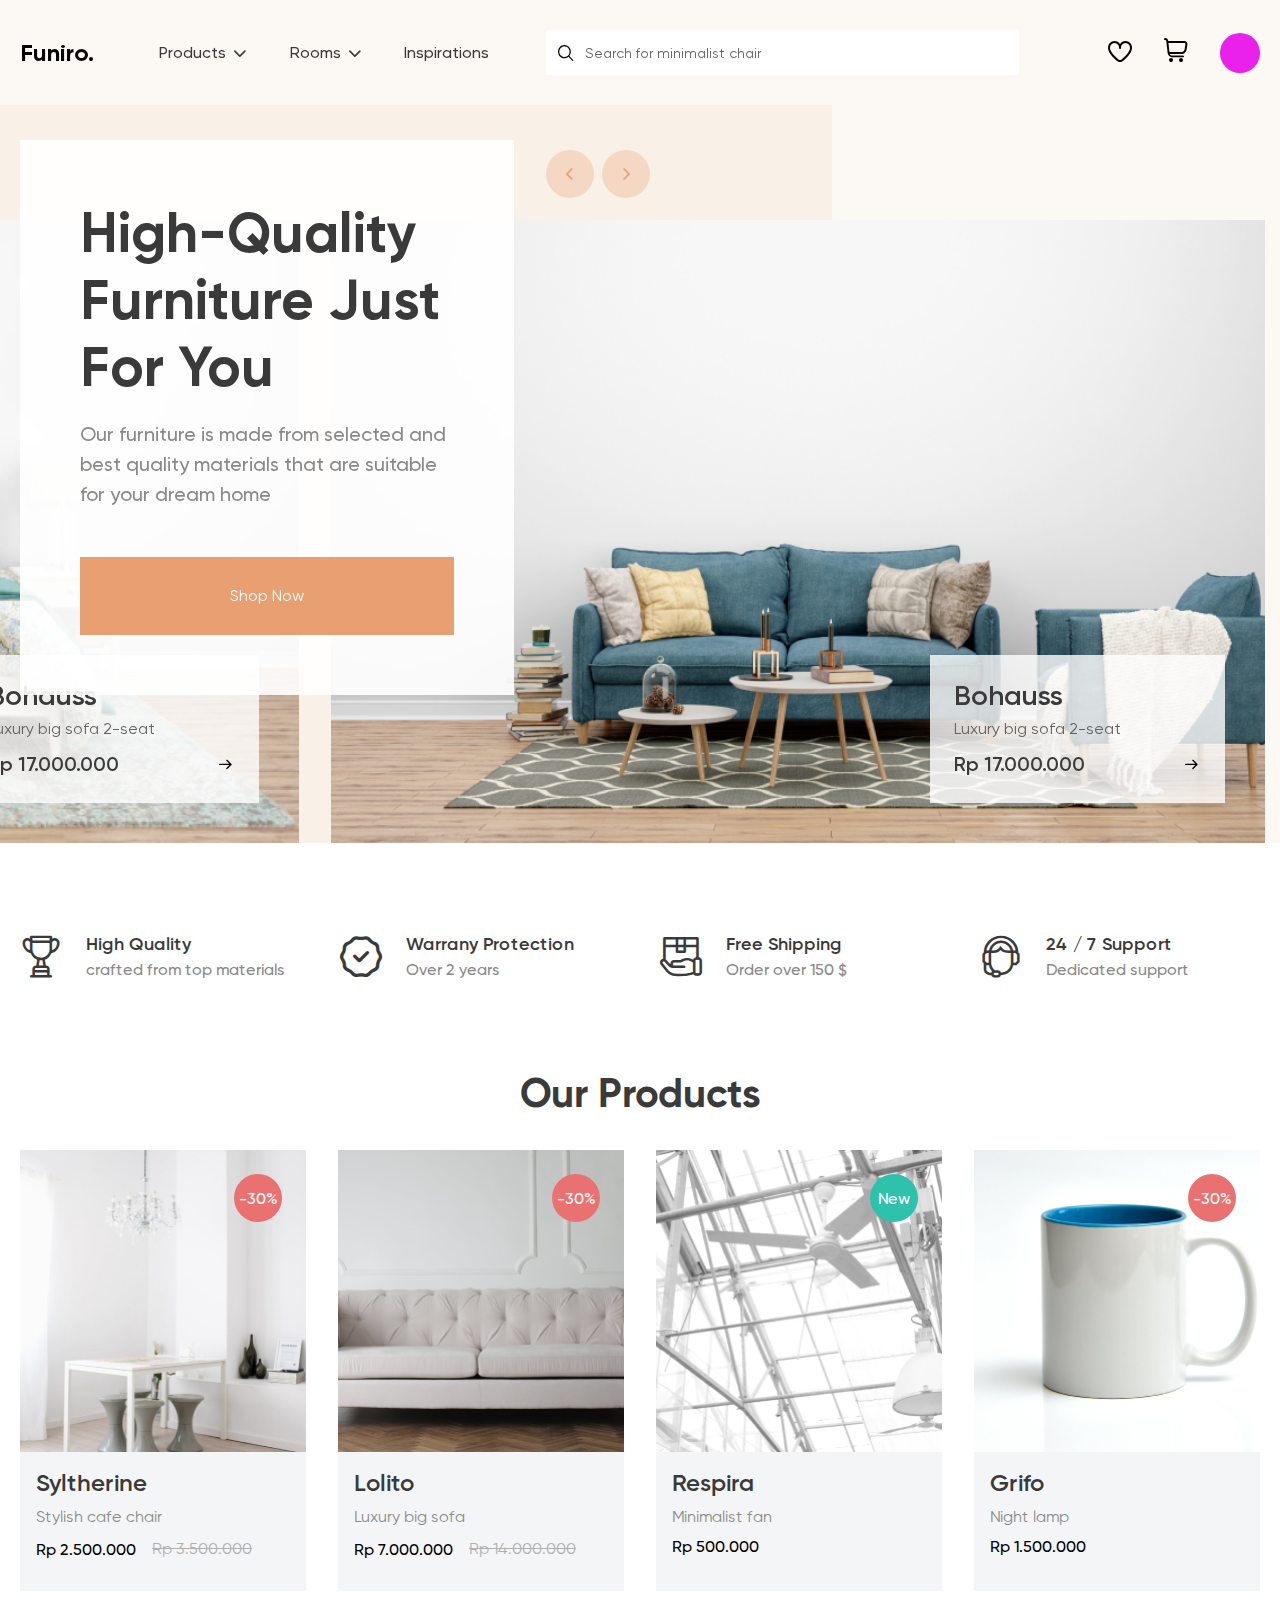
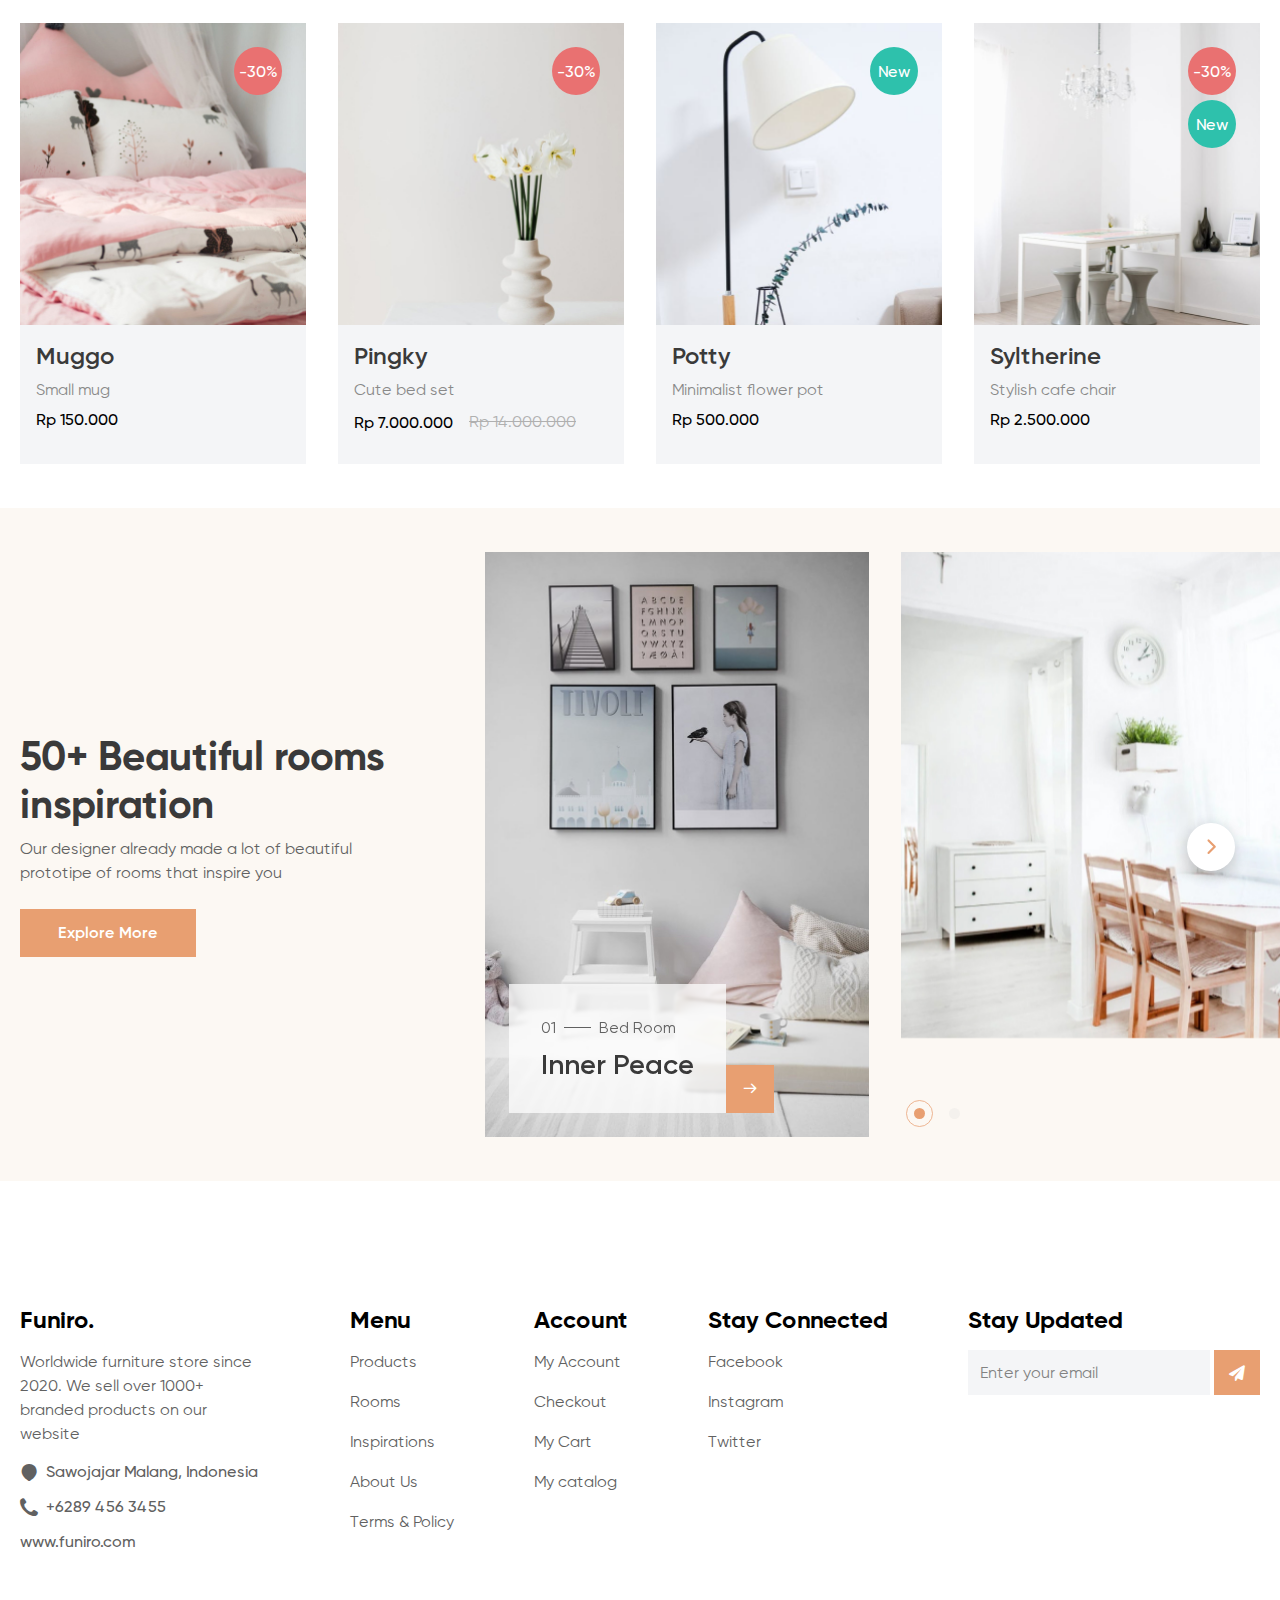
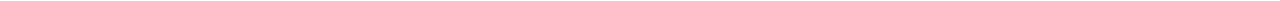
<file: index.html>
<!DOCTYPE html>
<html lang="en">
  <head>
    <meta charset="UTF-8" />
    <meta http-equiv="X-UA-Compatible" content="IE=edge" />
    <meta name="viewport" content="width=device-width, initial-scale=1.0" />
    <title>Document</title>
    <link
      rel="stylesheet"
      href="https://cdn.jsdelivr.net/npm/swiper@8/swiper-bundle.min.css"
    />
    <link rel="stylesheet" href="./scss/style.css" />
    <link rel="stylesheet" href="./scss/reset.css" />
    <link rel="stylesheet" href="./icon/style.css" />
    <link rel="stylesheet" href="./font/stylesheet.css" />
  </head>
  <body>
    <header class="header">
      <nav class="nav">
        <div class="container">
          <div class="nav-row">
            <div class="nav-left">
              <div class="nav-logo">Funiro.</div>
              <div class="nav-left-content">
                <ul class="nav-list">
                  <li>
                    <a href="#a" class="nav-link">
                      <span>Products</span>
                      <span class="icon-arrow-down icon-arrow-nav"></span>
                    </a>
                  </li>
                  <li>
                    <a href="#a" class="nav-link">
                      <span>Rooms</span>
                      <span class="icon-arrow-down icon-arrow-nav"></span>
                    </a>
                  </li>
                  <li>
                    <a href="#a" class="nav-link"><span>Inspirations</span></a>
                  </li>
                </ul>
                <div class="burger-wrapper">
                  <div class="burger"><span></span></div>
                </div>
              </div>
            </div>
            <div class="nav-search-wrapper">
              <div class="nav-search">
                <span class="icon-search icon-search-nav"></span>
                <div class="nav-input-wrapper">
                  <input
                    type="text"
                    placeholder="Search for minimalist chair"
                    class="nav-input"
                  />
                </div>
              </div>
            </div>
            <div class="nav-icons">
              <div class="nav-icon"><span class="icon-heart2"></span></div>
              <div class="nav-icon"><span class="icon-cart"></span></div>
              <div class="nav-img"></div>
            </div>
          </div>
        </div>
      </nav>
    </header>
    <main class="main">
      <section class="slider">
        <div class="container">
          <div class="slider-body">
            <div class="slider-content">
              <div class="slider-title">
                High-Quality Furniture Just For You
              </div>
              <div class="slider-text">
                Our furniture is made from selected and best quality materials
                that are suitable for your dream home
              </div>
              <button class="slider-btn btn">Shop Now</button>
            </div>
            <div class="slider-main">
              <div class="slider-head">
                <div class="slider-arrows">
                  <button
                    type="button"
                    class="arrow slider-arrow slider-arrow-prev icon-arrow-down"
                  ></button>
                  <button
                    type="button"
                    class="arrow slider-arrow slider-arrow-next icon-arrow-down"
                  ></button>
                </div>
              </div>
              <div class="slider-swiper swiper">
                <div class="slider-wrapper swiper-wrapper">
                  <div class="slider-slide swiper-slide">
                    <div class="slider-img">
                      <img src="./img/1528 1.png" alt="img" />
                    </div>
                    <div class="slider-label">
                      <div class="slider-label-title">Bohauss</div>
                      <div class="slider-label-text subtext">
                        Luxury big sofa 2-seat
                      </div>
                      <div class="slider-label-price">
                        <div class="label-price">Rp 17.000.000</div>
                        <span class="icon-arrow-right"></span>
                      </div>
                    </div>
                  </div>
                  <div class="slider-slide swiper-slide">
                    <div class="slider-img">
                      <img src="./img/2563956 1.png" alt="img" />
                    </div>
                    <div class="slider-label">
                      <div class="slider-label-title">Bohauss</div>
                      <div class="slider-label-text subtext">
                        Luxury big sofa 2-seat
                      </div>
                      <div class="slider-label-price">
                        <div class="label-price">Rp 17.000.000</div>
                        <span class="icon-arrow-right"></span>
                      </div>
                    </div>
                  </div>
                  <div class="slider-slide swiper-slide">
                    <div class="slider-img">
                      <img src="./img/Rectangle 48.png" alt="img" />
                    </div>
                    <div class="slider-label">
                      <div class="slider-label-title">Bohauss</div>
                      <div class="slider-label-text subtext">
                        Luxury big sofa 2-seat
                      </div>
                      <div class="slider-label-price">
                        <div class="label-price">Rp 17.000.000</div>
                        <span class="icon-arrow-right"></span>
                      </div>
                    </div>
                  </div>
                </div>
              </div>
            </div>
          </div>
        </div>
      </section>
      <section class="sub">
        <div class="container">
          <div class="sub-row">
            <div class="sub-column">
              <div class="sub-img">
                <span class="icon-trophy icon-sub"></span>
              </div>
              <div class="sub-content">
                <div class="sub-text">High Quality</div>
                <div class="sub-subtext">crafted from top materials</div>
              </div>
            </div>
            <div class="sub-column">
              <div class="sub-img">
                <span class="icon-guarantee icon-sub"></span>
              </div>
              <div class="sub-content">
                <div class="sub-text">Warrany Protection</div>
                <div class="sub-subtext">Over 2 years</div>
              </div>
            </div>
            <div class="sub-column">
              <div class="sub-img">
                <span class="icon-handbox icon-sub"></span>
              </div>
              <div class="sub-content">
                <div class="sub-text">Free Shipping</div>
                <div class="sub-subtext">Order over 150 $</div>
              </div>
            </div>
            <div class="sub-column">
              <div class="sub-img">
                <span class="icon-customer-support icon-sub"></span>
              </div>
              <div class="sub-content">
                <div class="sub-text">24 / 7 Support</div>
                <div class="sub-subtext">Dedicated support</div>
              </div>
            </div>
          </div>
        </div>
      </section>
      <section class="prod">
        <div class="container">
          <div class="prod-title title">Our Products</div>
          <div class="prod-row">
            <div class="prod-column">
              <div class="prod-sale">
                <div class="prod-sale-icon"><span>-30%</span></div>
                <!-- <div class="prod-new-icon">New</div> -->
              </div>
              <div class="prod-img">
                <img src="./img/image 1.png" alt="img" />
              </div>
              <div class="prod-content">
                <div class="prod-dotts"><span></span></div>
                <div class="prod-name text">Syltherine</div>
                <div class="prod-text subtext">Stylish cafe chair</div>
                <div class="prod-price">
                  <div class="prod-static-price">Rp 2.500.000</div>
                  <div class="prod-old-price subtext">Rp 3.500.000</div>
                </div>
              </div>
              <div class="prod-hover">
                <div class="prod-add">Add to cart</div>
                <div class="prod-bottom-icons">
                  <div class="prod-share">
                    <span class="icon-share icon-prod"></span>
                    <span>Share</span>
                  </div>
                  <div class="prod-like">
                    <span class="icon-heart2 icon-prod"></span>
                    <span>Like</span>
                  </div>
                </div>
              </div>
            </div>
            <div class="prod-column">
              <div class="prod-sale">
                <div class="prod-sale-icon"><span>-30%</span></div>
                <!-- <div class="prod-new-icon">New</div> -->
              </div>
              <div class="prod-img">
                <img src="./img/image 3.png" alt="img" />
              </div>
              <div class="prod-content">
                <div class="prod-dotts"><span></span></div>
                <div class="prod-name text">Lolito</div>
                <div class="prod-text subtext">Luxury big sofa</div>
                <div class="prod-price">
                  <div class="prod-static-price">Rp 7.000.000</div>
                  <div class="prod-old-price subtext">Rp 14.000.000</div>
                </div>
              </div>
              <div class="prod-hover">
                <div class="prod-add">Add to cart</div>
                <div class="prod-bottom-icons">
                  <div class="prod-share">
                    <span class="icon-share icon-prod"></span>
                    <span>Share</span>
                  </div>
                  <div class="prod-like">
                    <span class="icon-heart2 icon-prod"></span>
                    <span>Like</span>
                  </div>
                </div>
              </div>
            </div>
            <div class="prod-column">
              <div class="prod-sale">
                <!-- <div class="prod-sale-icon"><span>-30%</span></div> -->
                <div class="prod-new-icon">New</div>
              </div>
              <div class="prod-img">
                <img src="./img/image 4.png" alt="img" />
              </div>
              <div class="prod-content">
                <div class="prod-dotts"><span></span></div>
                <div class="prod-name text">Respira</div>
                <div class="prod-text subtext">Minimalist fan</div>
                <div class="prod-price">
                  <div class="prod-static-price">Rp 500.000</div>
                  <!-- <div class="prod-old-price subtext">Rp 3.500.000</div> -->
                </div>
              </div>
              <div class="prod-hover">
                <div class="prod-add">Add to cart</div>
                <div class="prod-bottom-icons">
                  <div class="prod-share">
                    <span class="icon-share icon-prod"></span>
                    <span>Share</span>
                  </div>
                  <div class="prod-like">
                    <span class="icon-heart2 icon-prod"></span>
                    <span>Like</span>
                  </div>
                </div>
              </div>
            </div>
            <div class="prod-column">
              <div class="prod-sale">
                <div class="prod-sale-icon"><span>-30%</span></div>
                <!-- <div class="prod-new-icon">New</div> -->
              </div>
              <div class="prod-img">
                <img src="./img/image 6.png" alt="img" />
              </div>
              <div class="prod-content">
                <div class="prod-dotts"><span></span></div>
                <div class="prod-name text">Grifo</div>
                <div class="prod-text subtext">Night lamp</div>
                <div class="prod-price">
                  <div class="prod-static-price">Rp 1.500.000</div>
                  <!-- <div class="prod-old-price subtext">Rp 3.500.000</div> -->
                </div>
              </div>
              <div class="prod-hover">
                <div class="prod-add">Add to cart</div>
                <div class="prod-bottom-icons">
                  <div class="prod-share">
                    <span class="icon-share icon-prod"></span>
                    <span>Share</span>
                  </div>
                  <div class="prod-like">
                    <span class="icon-heart2 icon-prod"></span>
                    <span>Like</span>
                  </div>
                </div>
              </div>
            </div>
            <div class="prod-column">
              <div class="prod-sale">
                <div class="prod-sale-icon"><span>-30%</span></div>
                <!-- <div class="prod-new-icon">New</div> -->
              </div>
              <div class="prod-img">
                <img src="./img//image 7.jpg" alt="img" />
              </div>
              <div class="prod-content">
                <div class="prod-dotts"><span></span></div>
                <div class="prod-name text">Muggo</div>
                <div class="prod-text subtext">Small mug</div>
                <div class="prod-price">
                  <div class="prod-static-price">Rp 150.000</div>
                  <!-- <div class="prod-old-price subtext">Rp 3.500.000</div> -->
                </div>
              </div>
              <div class="prod-hover">
                <div class="prod-add">Add to cart</div>
                <div class="prod-bottom-icons">
                  <div class="prod-share">
                    <span class="icon-share icon-prod"></span>
                    <span>Share</span>
                  </div>
                  <div class="prod-like">
                    <span class="icon-heart2 icon-prod"></span>
                    <span>Like</span>
                  </div>
                </div>
              </div>
            </div>
            <div class="prod-column">
              <div class="prod-sale">
                <div class="prod-sale-icon"><span>-30%</span></div>
                <!-- <div class="prod-new-icon">New</div> -->
              </div>
              <div class="prod-img">
                <img src="./img/image 8.jpg" alt="img" />
              </div>
              <div class="prod-content">
                <div class="prod-dotts"><span></span></div>
                <div class="prod-name text">Pingky</div>
                <div class="prod-text subtext">Cute bed set</div>
                <div class="prod-price">
                  <div class="prod-static-price">Rp 7.000.000</div>
                  <div class="prod-old-price subtext">Rp 14.000.000</div>
                </div>
              </div>
              <div class="prod-hover">
                <div class="prod-add">Add to cart</div>
                <div class="prod-bottom-icons">
                  <div class="prod-share">
                    <span class="icon-share icon-prod"></span>
                    <span>Share</span>
                  </div>
                  <div class="prod-like">
                    <span class="icon-heart2 icon-prod"></span>
                    <span>Like</span>
                  </div>
                </div>
              </div>
            </div>
            <div class="prod-column">
              <div class="prod-sale">
                <!-- <div class="prod-sale-icon"><span>-30%</span></div> -->
                <div class="prod-new-icon">New</div>
              </div>
              <div class="prod-img">
                <img src="./img/Images.png" alt="img" />
              </div>
              <div class="prod-content">
                <div class="prod-dotts"><span></span></div>
                <div class="prod-name text">Potty</div>
                <div class="prod-text subtext">Minimalist flower pot</div>
                <div class="prod-price">
                  <div class="prod-static-price">Rp 500.000</div>
                  <!-- <div class="prod-old-price subtext">Rp 3.500.000</div> -->
                </div>
              </div>
              <div class="prod-hover">
                <div class="prod-add">Add to cart</div>
                <div class="prod-bottom-icons">
                  <div class="prod-share">
                    <span class="icon-share icon-prod"></span>
                    <span>Share</span>
                  </div>
                  <div class="prod-like">
                    <span class="icon-heart2 icon-prod"></span>
                    <span>Like</span>
                  </div>
                </div>
              </div>
            </div>
            <div class="prod-column">
              <div class="prod-sale">
                <div class="prod-sale-icon"><span>-30%</span></div>
                <div class="prod-new-icon">New</div>
              </div>
              <div class="prod-img">
                <img src="./img/image 1.png" alt="img" />
              </div>
              <div class="prod-content">
                <div class="prod-dotts"><span></span></div>
                <div class="prod-name text">Syltherine</div>
                <div class="prod-text subtext">Stylish cafe chair</div>
                <div class="prod-price">
                  <div class="prod-static-price">Rp 2.500.000</div>
                  <!-- <div class="prod-old-price subtext">Rp 3.500.000</div> -->
                </div>
              </div>
              <div class="prod-hover">
                <div class="prod-add">Add to cart</div>
                <div class="prod-bottom-icons">
                  <div class="prod-share">
                    <span class="icon-share icon-prod"></span>
                    <span>Share</span>
                  </div>
                  <div class="prod-like">
                    <span class="icon-heart2 icon-prod"></span>
                    <span>Like</span>
                  </div>
                </div>
              </div>
            </div>
          </div>
        </div>
      </section>
      <section class="room">
        <div class="container">
          <div class="room-wrapper">
            <div class="room-left">
              <div class="room-title">50+ Beautiful rooms inspiration</div>
              <div class="room-text subtext">
                Our designer already made a lot of beautiful prototipe of rooms
                that inspire you
              </div>
              <button class="room-btn btn subtext">Explore More</button>
            </div>
            <div class="room-slider">
              <div class="room-swiper swiper">
                <div class="swiper-wrapper">
                  <div class="room-img swiper-slide">
                    <div class="room-img-wrapper">
                      <img src="./img/Rectangle 24.jpg" alt="img" />
                      <div class="room-label">
                        <div class="room-label-content">
                          <div class="room-label-subtext subtext">
                            <span>01</span><span></span><span>Bed Room</span>
                          </div>
                          <div class="room-label-text">Inner Peace</div>
                        </div>
                        <button class="room-label-btn">
                          <span class="icon-arrow-right"></span>
                        </button>
                      </div>
                    </div>
                  </div>
                  <div class="room-img swiper-slide">
                    <div class="room-img-wrapper">
                      <img src="./img/Rectangle 25.jpg" alt="img" />
                    </div>
                  </div>
                  <div class="room-img swiper-slide">
                    <div class="room-img-wrapper">
                      <img src="./img/Rectangle 26.png" alt="img" />
                    </div>
                  </div>
                </div>
                <div class="swiper-pagination dotts slider-dotts">
                  <span class="dott slider-dott"></span>
                  <span class="dott slider-dott"></span>
                  <span class="dott slider-dott"></span>
                </div>
                <button
                  type="button"
                  class="room-arrow swiper-button-next arrow icon-arrow-down"
                ></button>
              </div>
            </div>
          </div>
        </div>
      </section>
    </main>
    <footer class="footer">
      <div class="container">
        <div class="footer-row">
          <div class="footer-left">
            <div class="footer-text text">Funiro.</div>
            <div class="left-subtext subtext">
              Worldwide furniture store since 2020. We sell over 1000+ branded
              products on our website
            </div>
            <a href="#a" class="footer-place">
              <span class="icon-location icon-footer"></span>
              <span>Sawojajar Malang, Indonesia</span>
            </a>
            <a href="#a" class="footer-number">
              <span class="icon-phone icon-footer"></span>
              <span>+6289 456 3455</span>
            </a>
            <a href="#a" class="footer-gmail">www.funiro.com</a>
          </div>
          <div class="footer-middle">
            <div class="footer-column">
              <ul class="footer-list">
                <div class="footer-text text">Menu</div>
                <li>
                  <a href="#a" class="footer-list-link subtext">Products</a>
                </li>
                <li><a href="#a" class="footer-list-link subtext">Rooms</a></li>
                <li>
                  <a href="#a" class="footer-list-link subtext">Inspirations</a>
                </li>
                <li>
                  <a href="#a" class="footer-list-link subtext">About Us</a>
                </li>
                <li>
                  <a href="#a" class="footer-list-link subtext">
                    Terms & Policy
                  </a>
                </li>
              </ul>
            </div>
            <div class="footer-column">
              <ul class="footer-list">
                <div class="footer-text text">Account</div>
                <li>
                  <a href="#a" class="footer-list-link subtext">My Account</a>
                </li>
                <li>
                  <a href="#a" class="footer-list-link subtext">Checkout</a>
                </li>
                <li>
                  <a href="#a" class="footer-list-link subtext">My Cart</a>
                </li>
                <li>
                  <a href="#a" class="footer-list-link subtext">My catalog</a>
                </li>
              </ul>
            </div>
            <div class="footer-column">
              <ul class="footer-list">
                <div class="footer-text text">Stay Connected</div>
                <li>
                  <a href="#a" class="footer-list-link subtext">Facebook</a>
                </li>
                <li>
                  <a href="#a" class="footer-list-link subtext">Instagram</a>
                </li>
                <li>
                  <a href="#a" class="footer-list-link subtext">Twitter</a>
                </li>
              </ul>
            </div>
          </div>
          <div class="footer-right">
            <form action="#a" class="footer-form">
              <div class="footer-text text">Stay Updated</div>
              <div class="footer-input-wrapper">
                <input
                  type="text"
                  placeholder="Enter your email"
                  class="footer-input"
                />
                <button class="footer-input-btn">
                  <span class="icon-Telegram"></span>
                </button>
              </div>
            </form>
          </div>
        </div>
      </div>
    </footer>
    <script src="https://cdn.jsdelivr.net/npm/swiper@8/swiper-bundle.min.js"></script>
    <script src="./js/main.js"></script>
  </body>
</html>
</file>
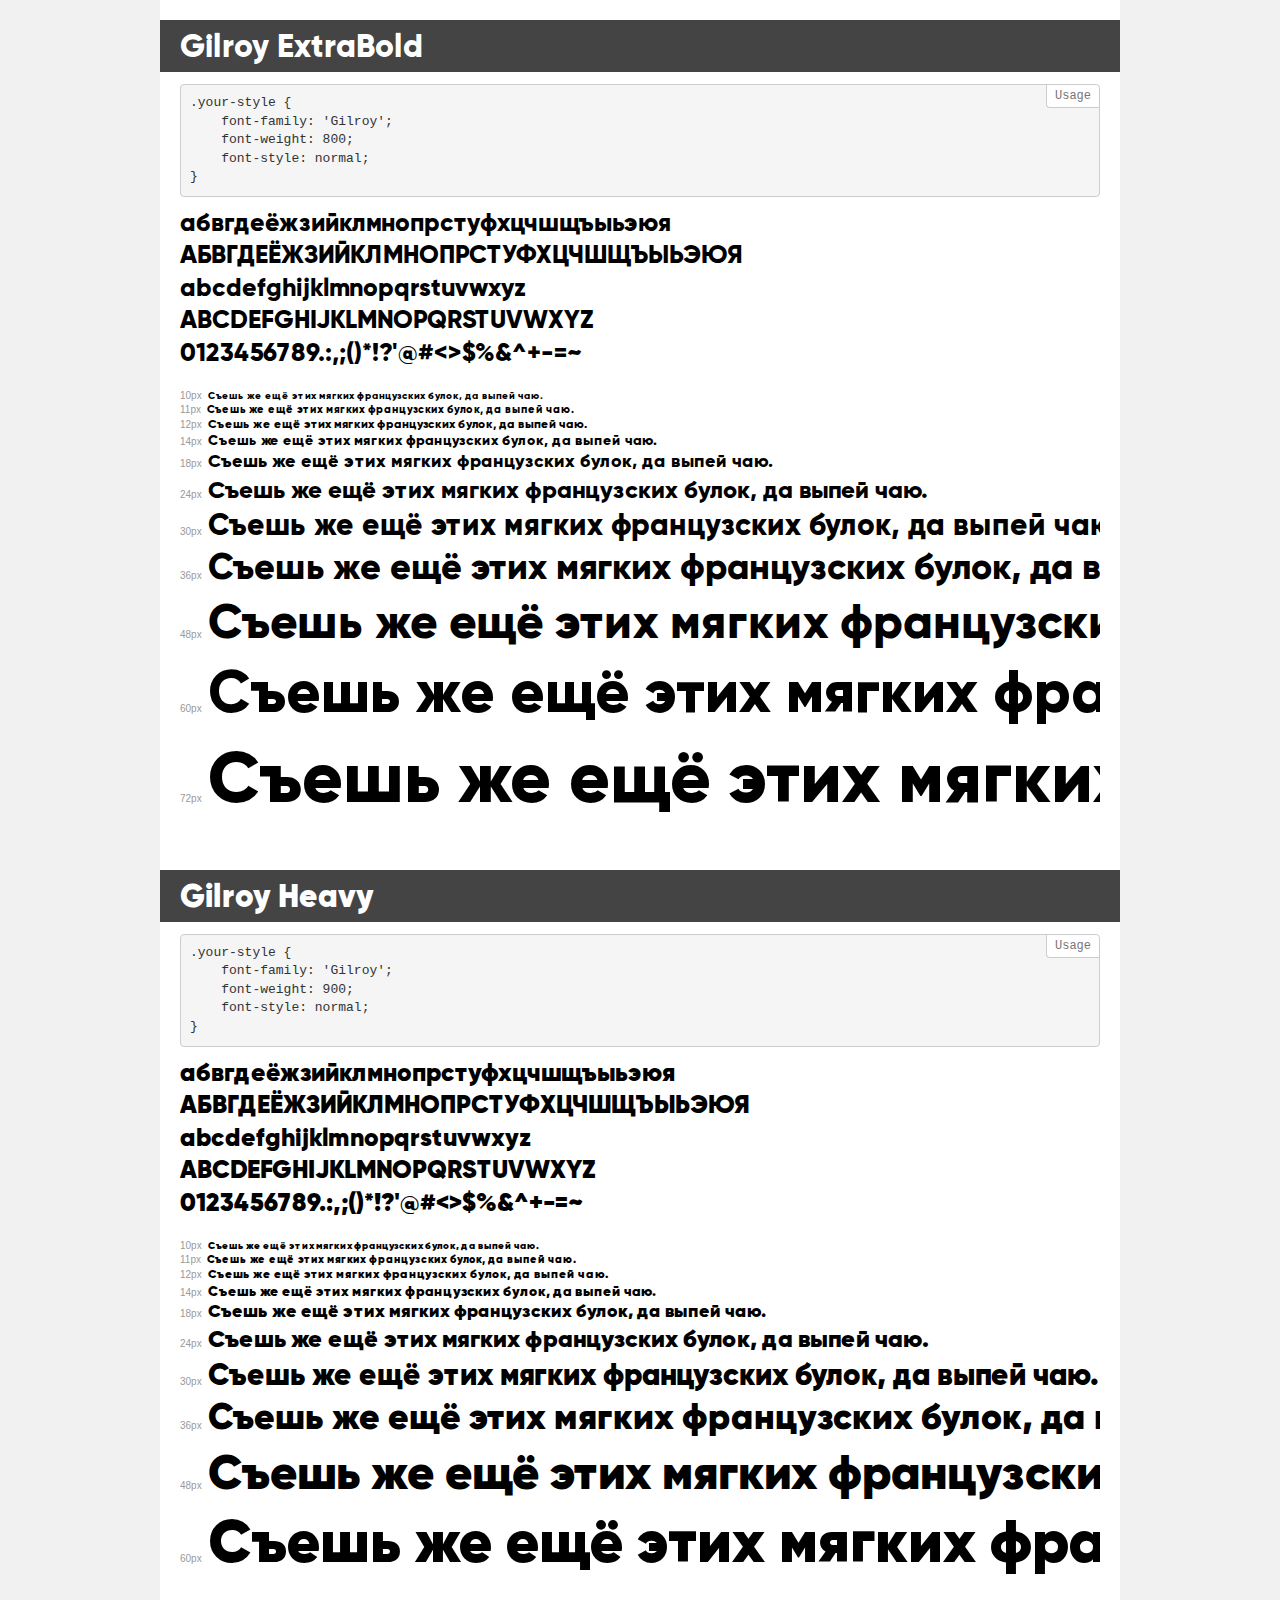
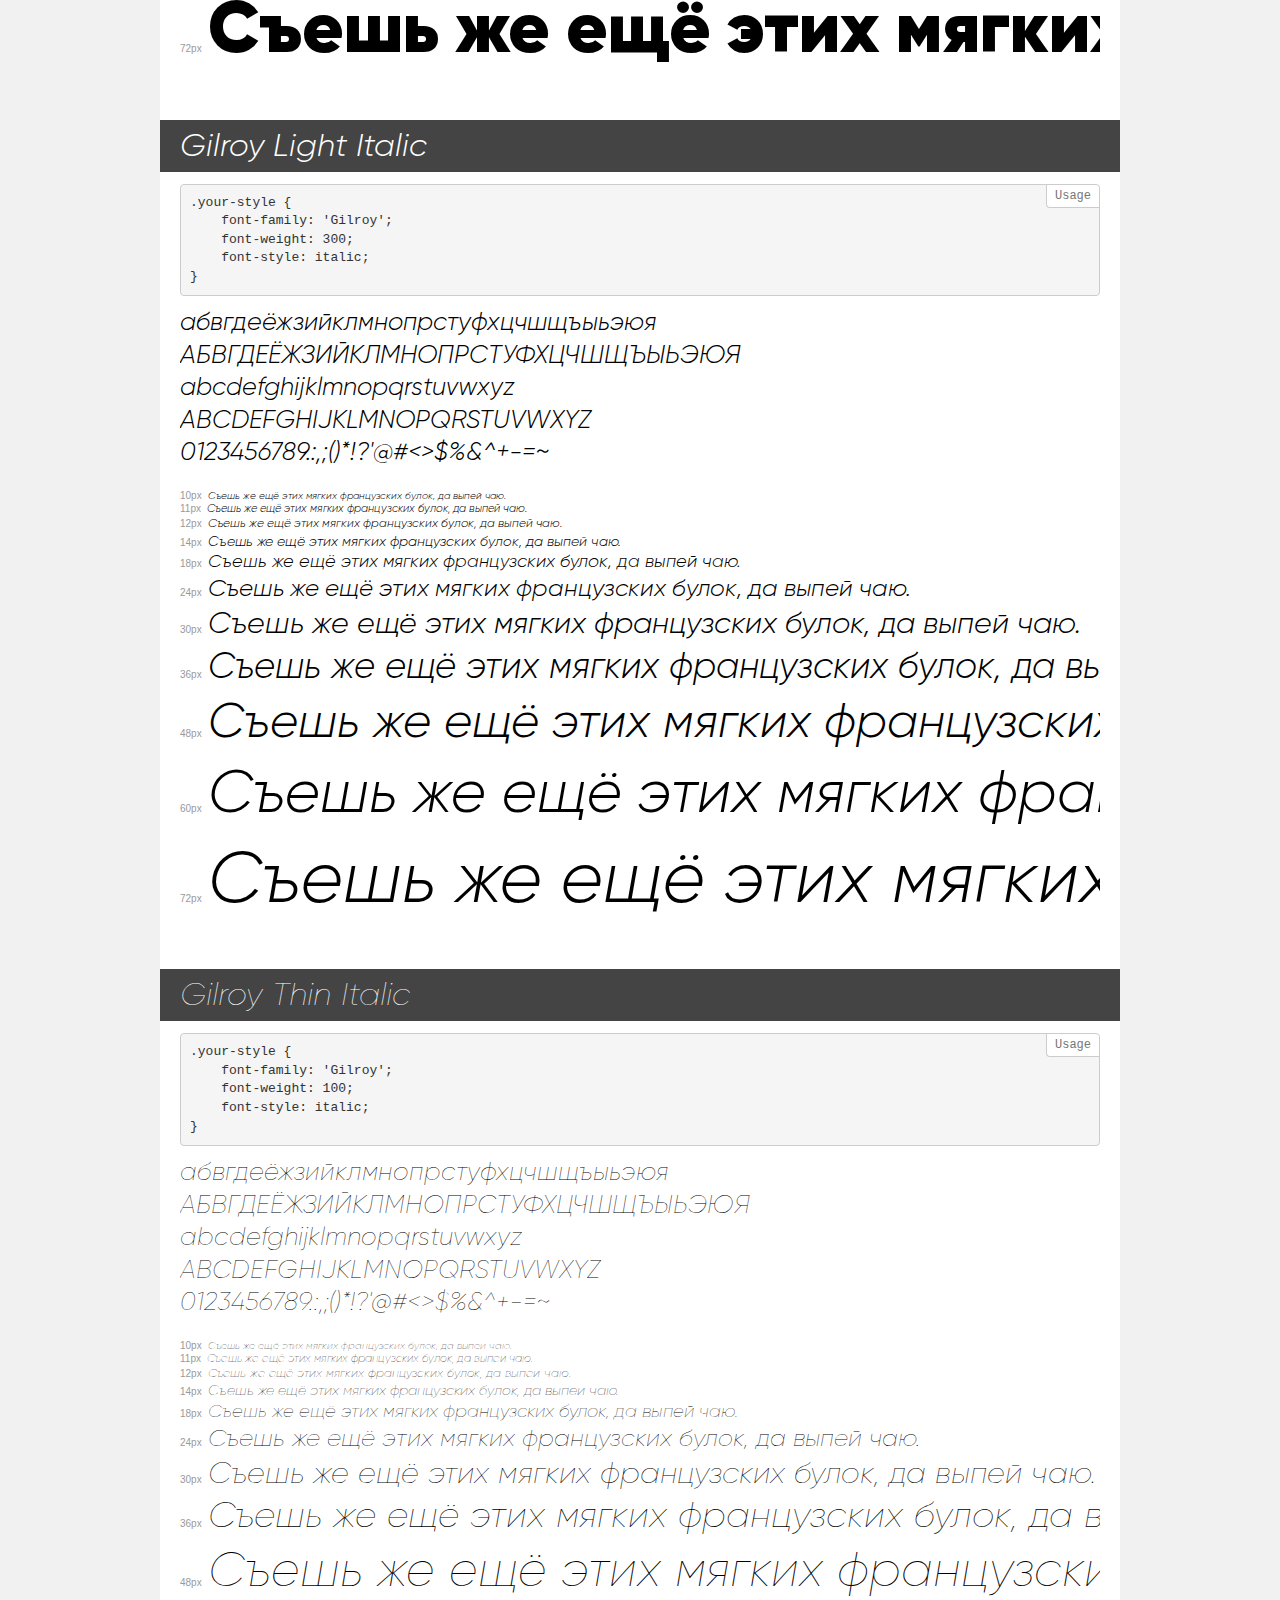
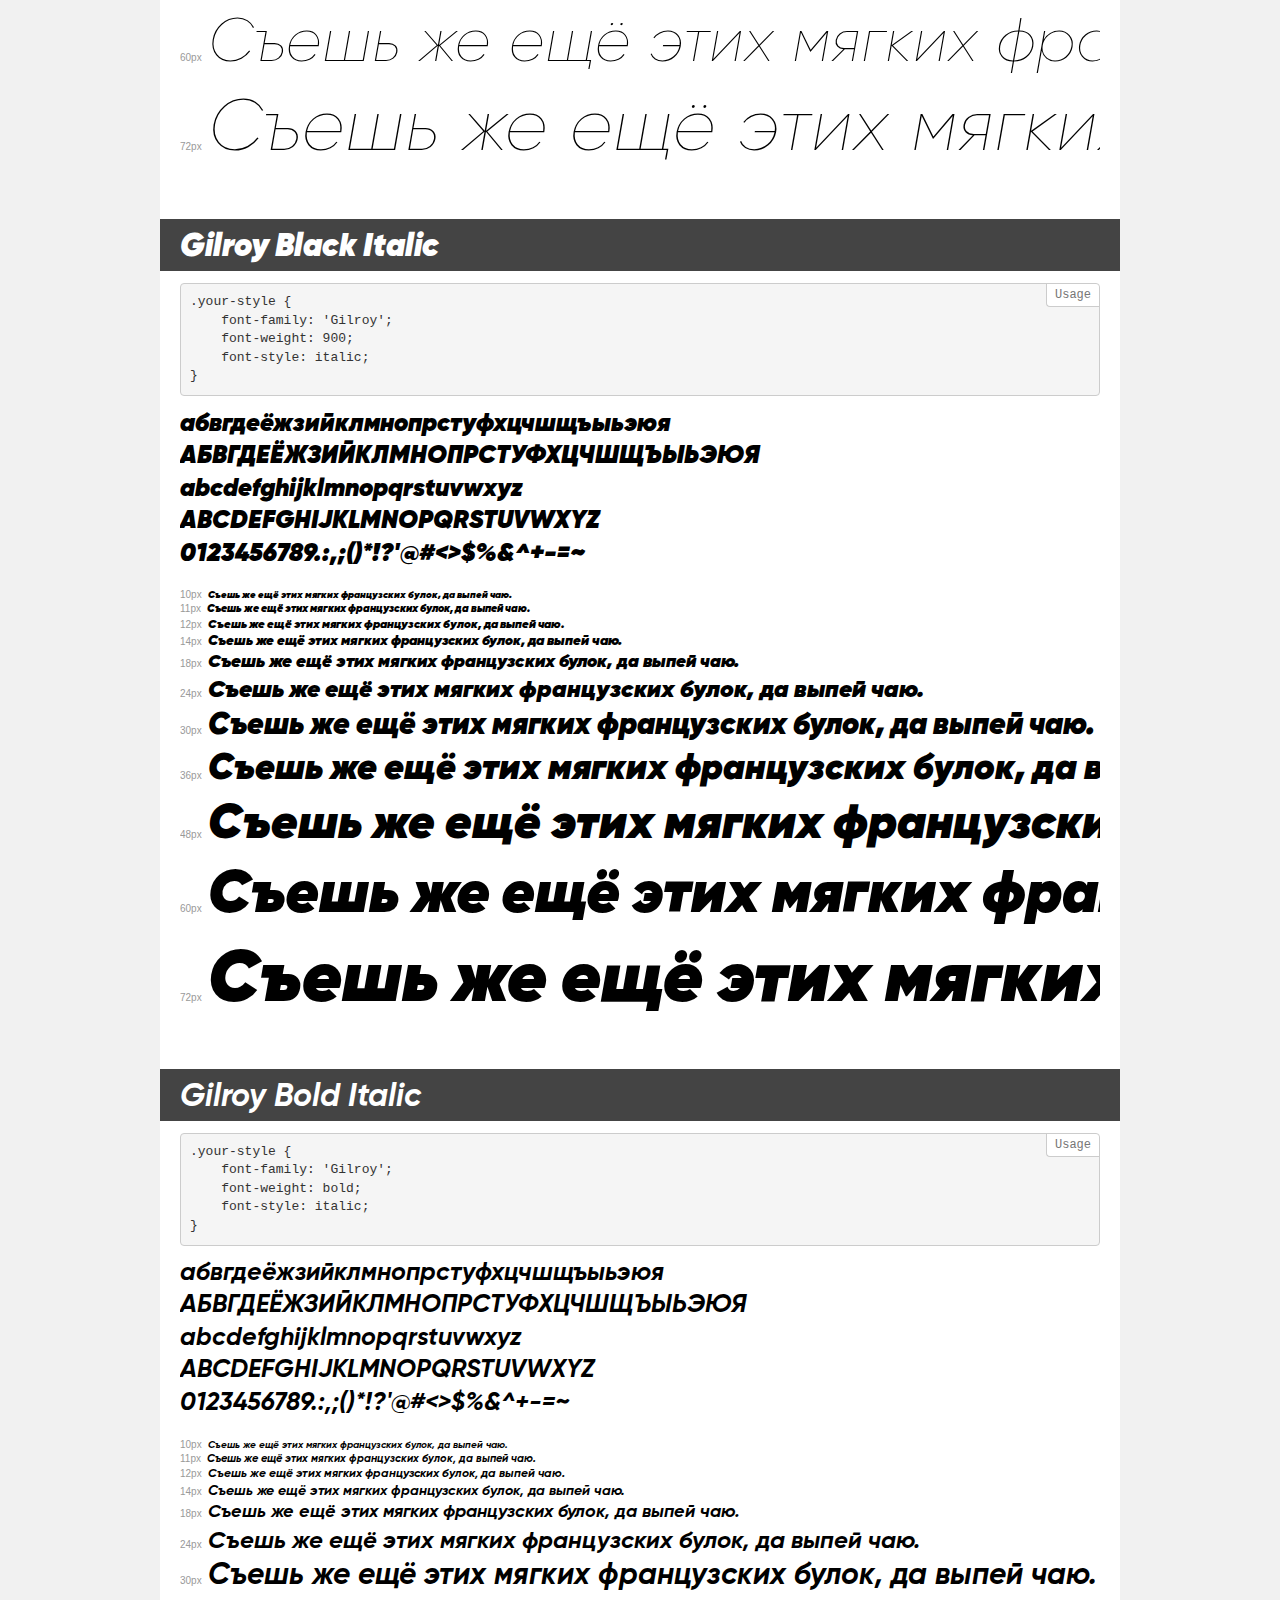
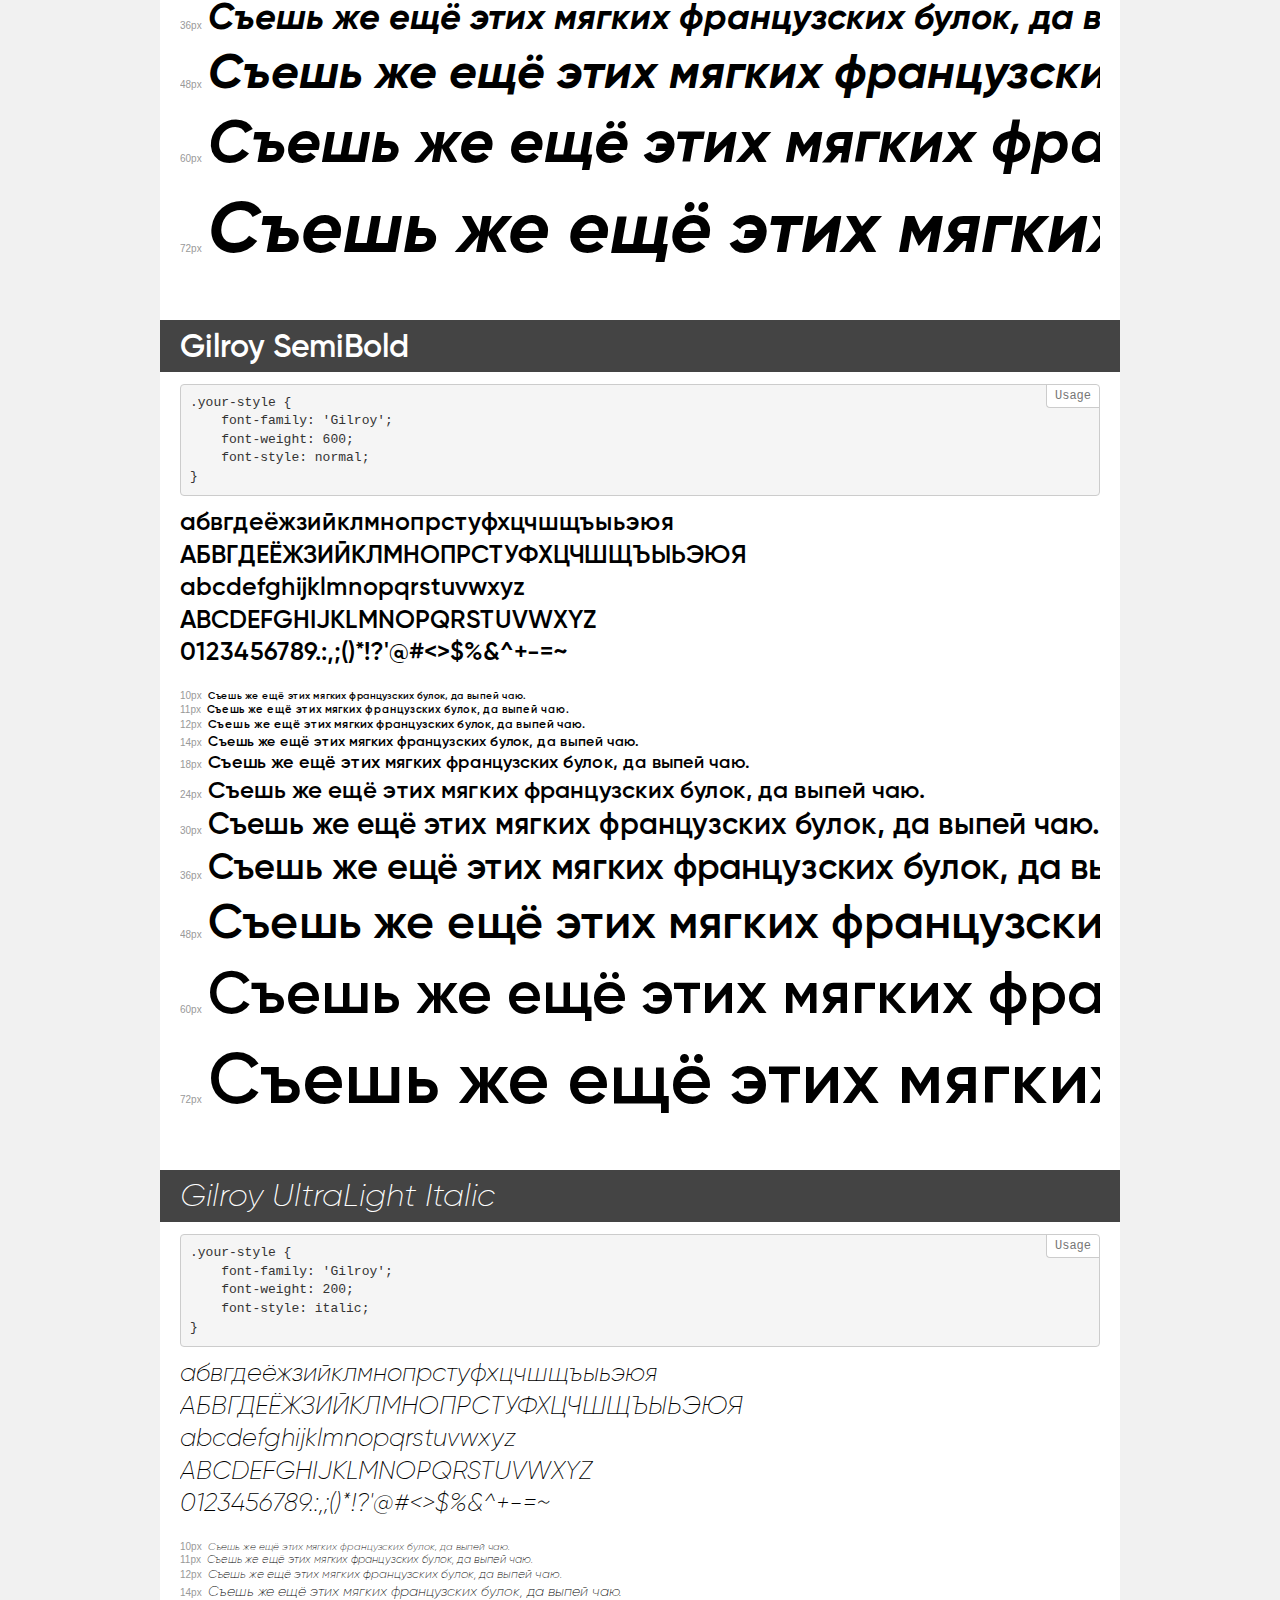
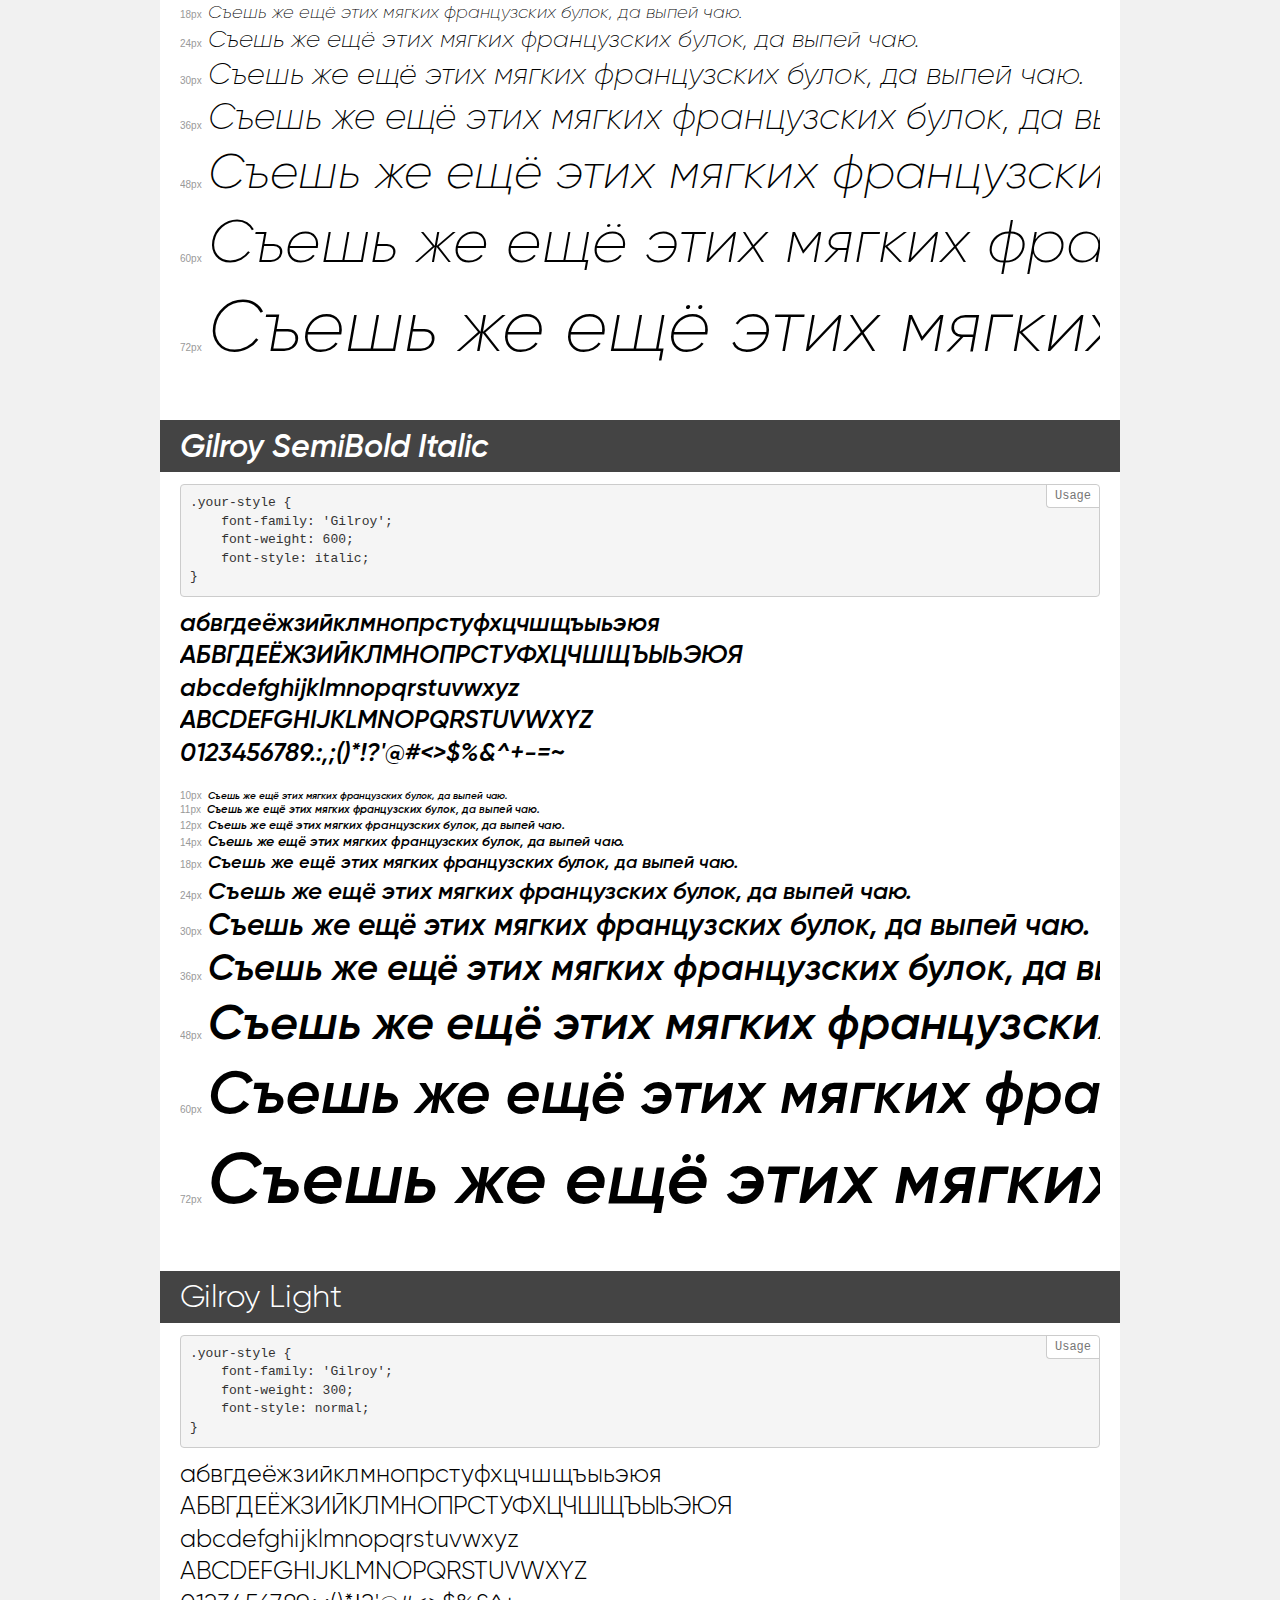
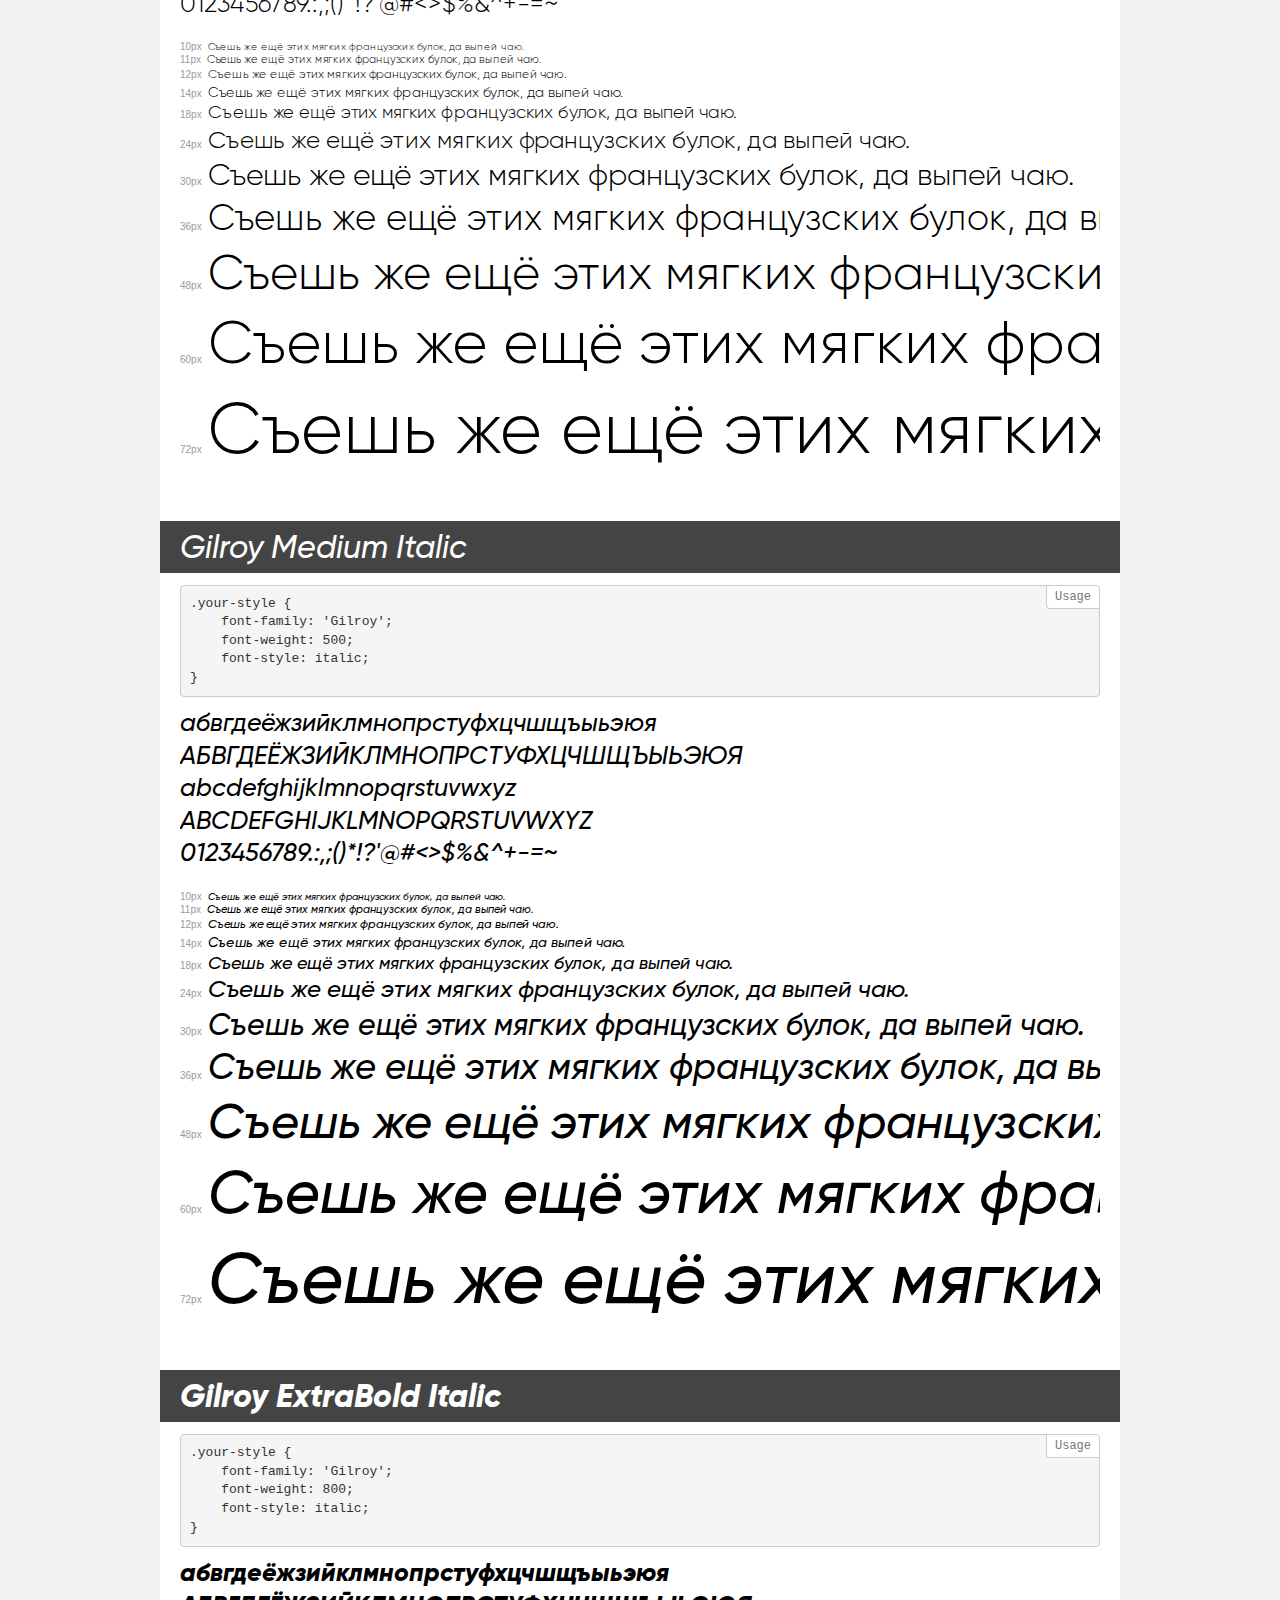
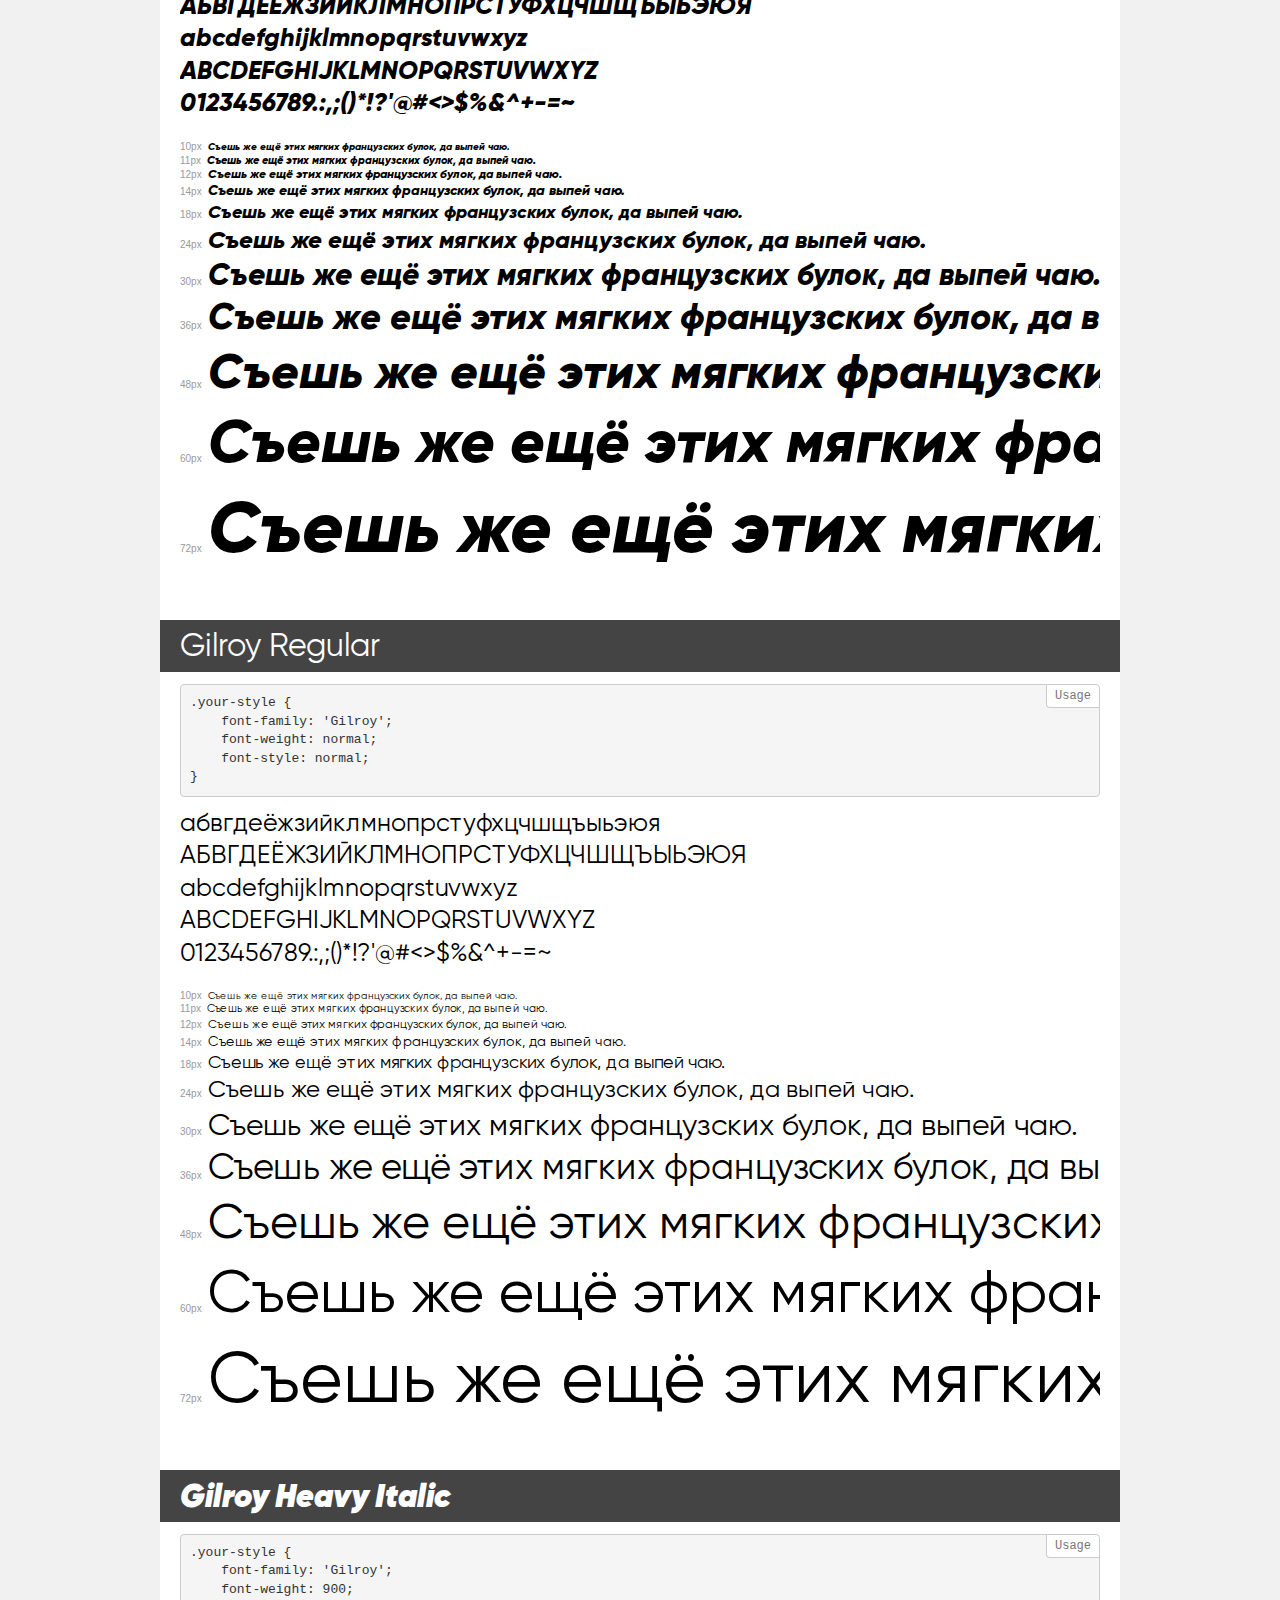
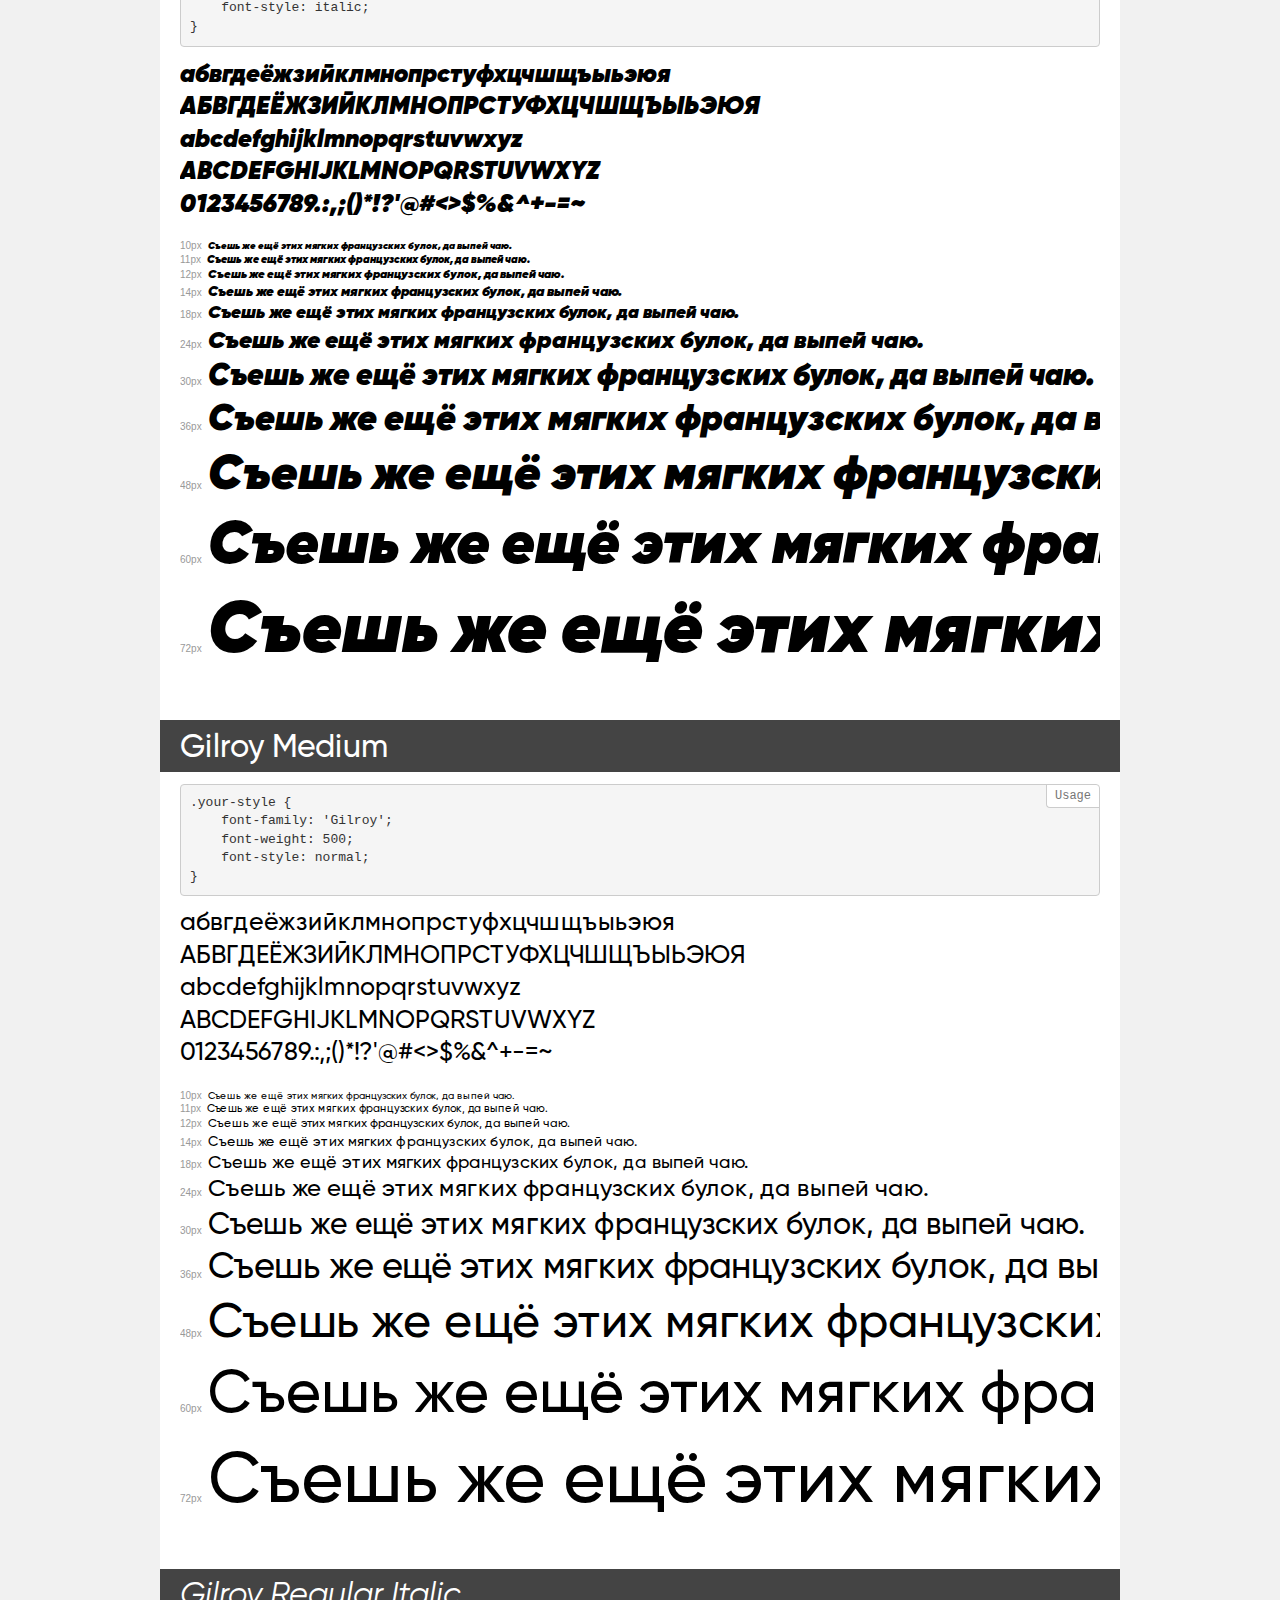
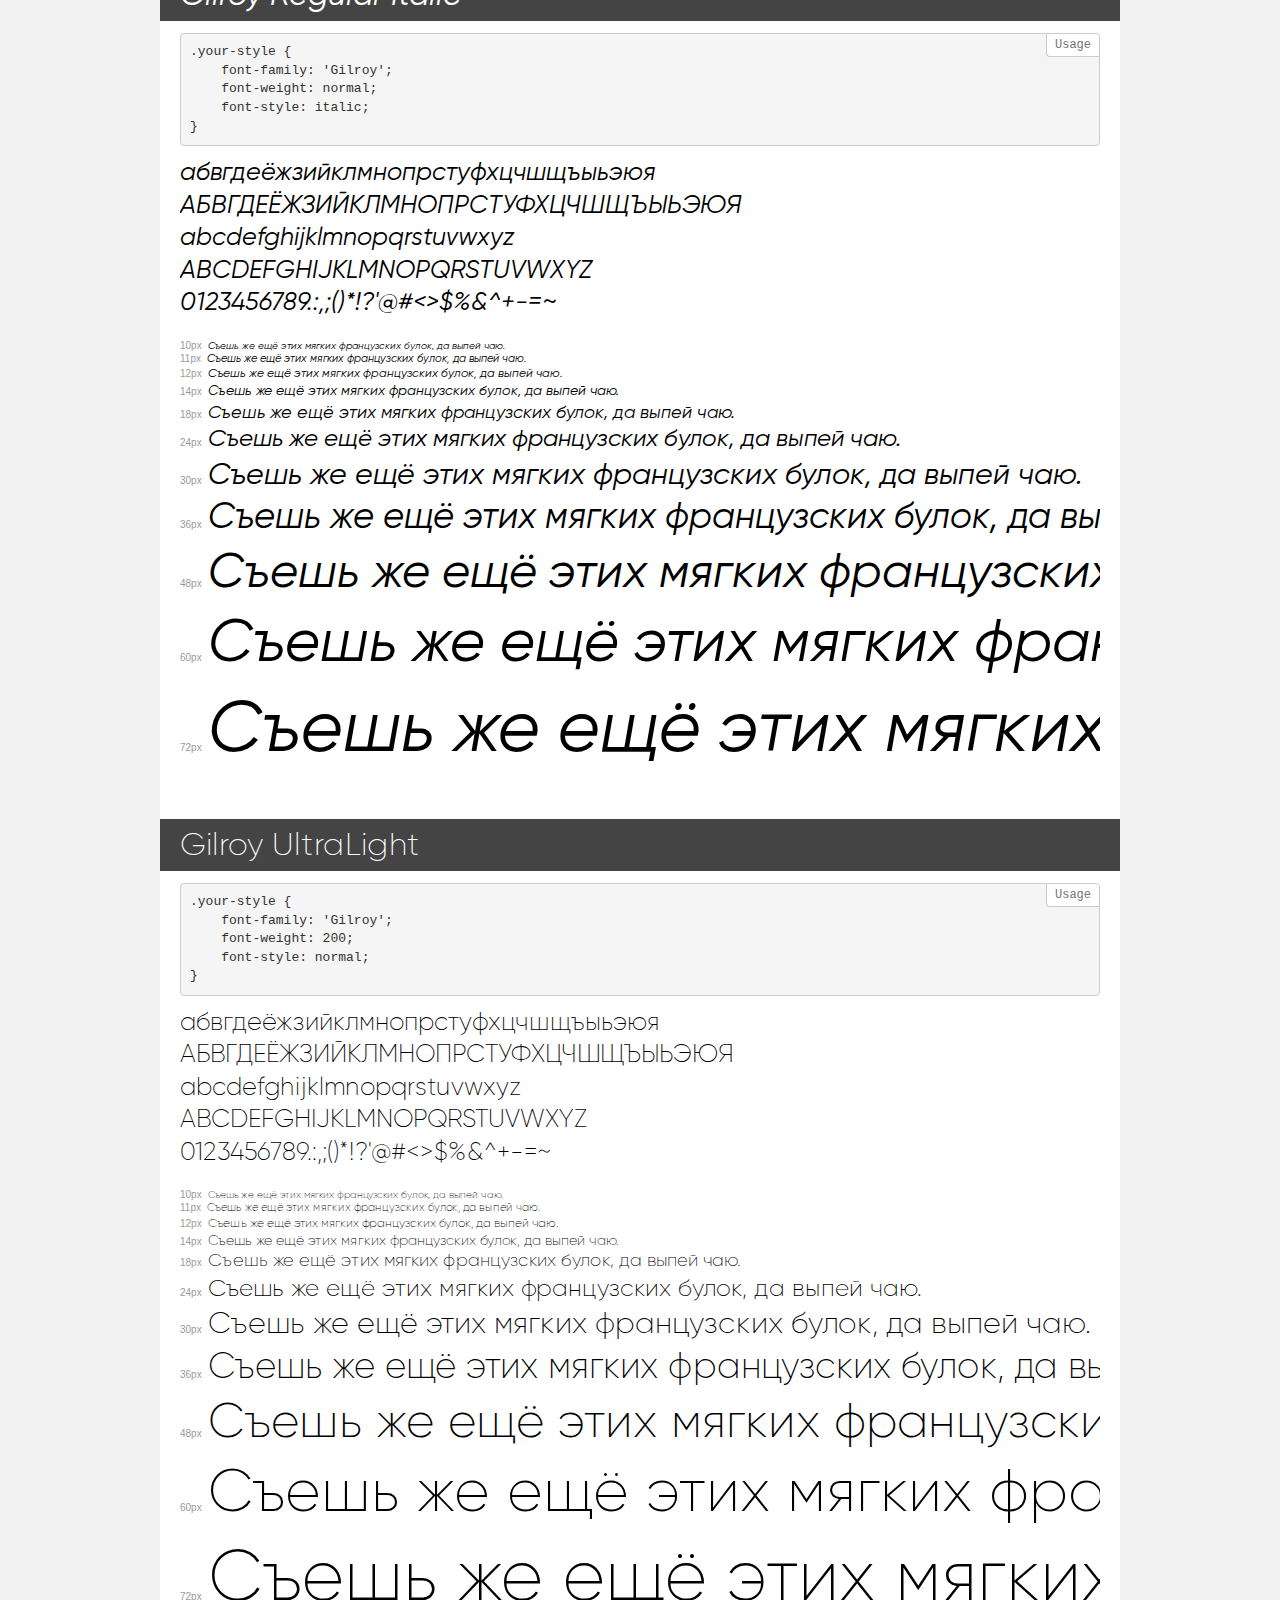
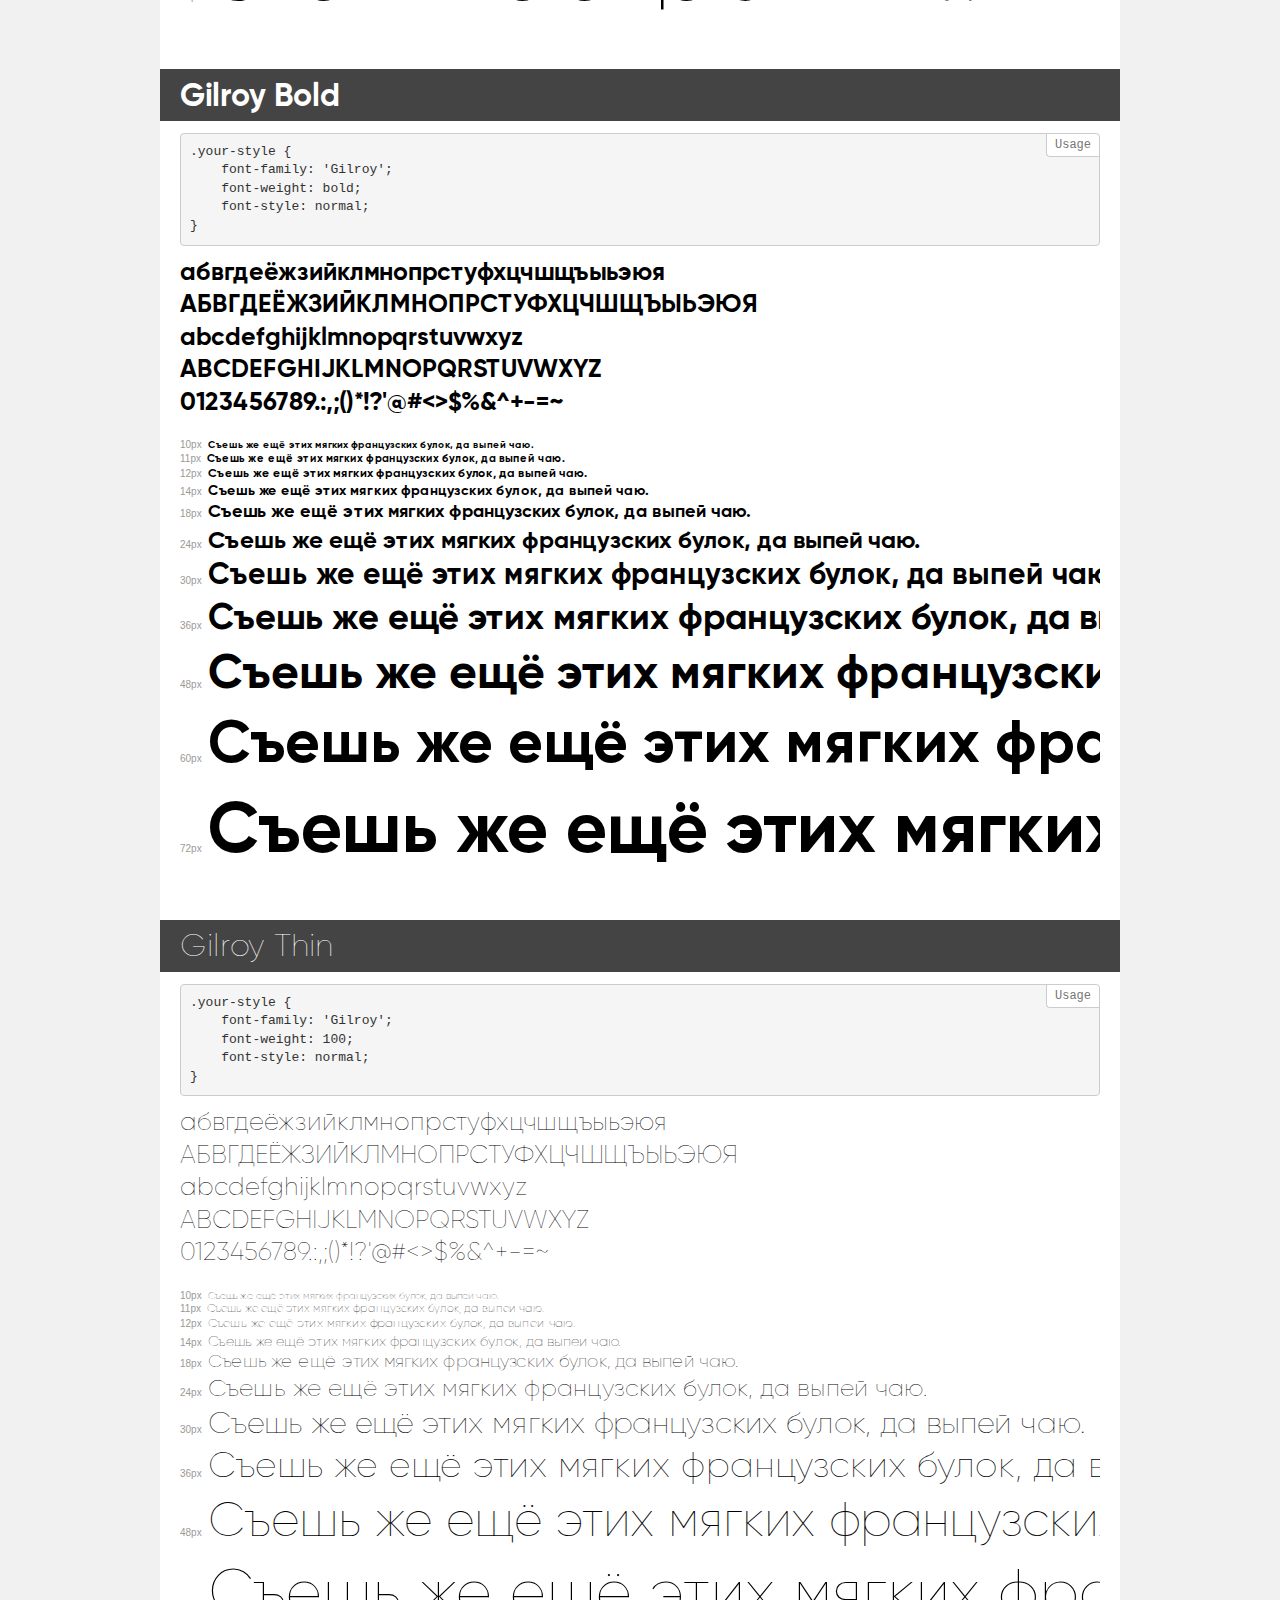
<file: font/demo.html>
<!DOCTYPE html>
<html>
<head>
    <meta charset="utf-8">
    <meta http-equiv="X-UA-Compatible" content="IE=edge">
    <meta name="viewport" content="width=device-width, initial-scale=1">
    <meta name="robots" content="noindex, noarchive">
    <meta name="format-detection" content="telephone=no">
    <title>Transfonter demo</title>
    <link href="stylesheet.css" rel="stylesheet">
    <style>
        /*
        http://meyerweb.com/eric/tools/css/reset/
        v2.0 | 20110126
        License: none (public domain)
        */
        html, body, div, span, applet, object, iframe,
        h1, h2, h3, h4, h5, h6, p, blockquote, pre,
        a, abbr, acronym, address, big, cite, code,
        del, dfn, em, img, ins, kbd, q, s, samp,
        small, strike, strong, sub, sup, tt, var,
        b, u, i, center,
        dl, dt, dd, ol, ul, li,
        fieldset, form, label, legend,
        table, caption, tbody, tfoot, thead, tr, th, td,
        article, aside, canvas, details, embed,
        figure, figcaption, footer, header, hgroup,
        menu, nav, output, ruby, section, summary,
        time, mark, audio, video {
            margin: 0;
            padding: 0;
            border: 0;
            font-size: 100%;
            font: inherit;
            vertical-align: baseline;
        }
        /* HTML5 display-role reset for older browsers */
        article, aside, details, figcaption, figure,
        footer, header, hgroup, menu, nav, section {
            display: block;
        }
        body {
            line-height: 1;
        }
        ol, ul {
            list-style: none;
        }
        blockquote, q {
            quotes: none;
        }
        blockquote:before, blockquote:after,
        q:before, q:after {
            content: '';
            content: none;
        }
        table {
            border-collapse: collapse;
            border-spacing: 0;
        }
        /* common styles */
        body {
            background: #f1f1f1;
            color: #000;
        }
        .page {
            background: #fff;
            width: 920px;
            margin: 0 auto;
            padding: 20px 20px 0 20px;
            overflow: hidden;
        }
        .font-container {
            overflow-x: auto;
            overflow-y: hidden;
            margin-bottom: 40px;
            line-height: 1.3;
            white-space: nowrap;
            padding-bottom: 5px;
        }
        h1 {
            position: relative;
            background: #444;
            font-size: 32px;
            color: #fff;
            padding: 10px 20px;
            margin: 0 -20px 12px -20px;
        }
        .letters {
            font-size: 25px;
            margin-bottom: 20px;
        }
        .s10:before {
            content: '10px';
        }
        .s11:before {
            content: '11px';
        }
        .s12:before {
            content: '12px';
        }
        .s14:before {
            content: '14px';
        }
        .s18:before {
            content: '18px';
        }
        .s24:before {
            content: '24px';
        }
        .s30:before {
            content: '30px';
        }
        .s36:before {
            content: '36px';
        }
        .s48:before {
            content: '48px';
        }
        .s60:before {
            content: '60px';
        }
        .s72:before {
            content: '72px';
        }
        .s10:before, .s11:before, .s12:before, .s14:before,
        .s18:before, .s24:before, .s30:before, .s36:before,
        .s48:before, .s60:before, .s72:before {
            font-family: Arial, sans-serif;
            font-size: 10px;
            font-weight: normal;
            font-style: normal;
            color: #999;
            padding-right: 6px;
        }
        pre {
            display: block;
            position: relative;
            padding: 9px;
            margin: 0 0 10px;
            font-family: Monaco, Menlo, Consolas, "Courier New", monospace !important;
            font-size: 13px;
            line-height: 1.428571429;
            color: #333;
            font-weight: normal !important;
            font-style: normal !important;
            background-color: #f5f5f5;
            border: 1px solid #ccc;
            overflow-x: auto;
            border-radius: 4px;
        }
        pre:after {
            display: block;
            position: absolute;
            right: 0;
            top: 0;
            content: 'Usage';
            line-height: 1;
            padding: 5px 8px;
            font-size: 12px;
            color: #767676;
            background-color: #fff;
            border: 1px solid #ccc;
            border-right: none;
            border-top: none;
            border-radius: 0 4px 0 4px;
            z-index: 10;
        }
        /* responsive */
        @media (max-width: 959px) {
            .page {
                width: auto;
                margin: 0;
            }
        }
    </style>
</head>
<body>
<div class="page">
    <div class="demo" style="font-family: 'Gilroy'; font-weight: 800; font-style: normal;">
        <h1>Gilroy ExtraBold</h1>
        <pre>.your-style {
    font-family: 'Gilroy';
    font-weight: 800;
    font-style: normal;
}</pre>
        <div class="font-container">
            <p class="letters">
                абвгдеёжзийклмнопрстуфхцчшщъыьэюя<br>
АБВГДЕЁЖЗИЙКЛМНОПРСТУФХЦЧШЩЪЫЬЭЮЯ<br>
abcdefghijklmnopqrstuvwxyz<br>
ABCDEFGHIJKLMNOPQRSTUVWXYZ<br>
                0123456789.:,;()*!?'@#<>$%&^+-=~
            </p>
            <p class="s10" style="font-size: 10px;">Съешь же ещё этих мягких французских булок, да выпей чаю.</p>
            <p class="s11" style="font-size: 11px;">Съешь же ещё этих мягких французских булок, да выпей чаю.</p>
            <p class="s12" style="font-size: 12px;">Съешь же ещё этих мягких французских булок, да выпей чаю.</p>
            <p class="s14" style="font-size: 14px;">Съешь же ещё этих мягких французских булок, да выпей чаю.</p>
            <p class="s18" style="font-size: 18px;">Съешь же ещё этих мягких французских булок, да выпей чаю.</p>
            <p class="s24" style="font-size: 24px;">Съешь же ещё этих мягких французских булок, да выпей чаю.</p>
            <p class="s30" style="font-size: 30px;">Съешь же ещё этих мягких французских булок, да выпей чаю.</p>
            <p class="s36" style="font-size: 36px;">Съешь же ещё этих мягких французских булок, да выпей чаю.</p>
            <p class="s48" style="font-size: 48px;">Съешь же ещё этих мягких французских булок, да выпей чаю.</p>
            <p class="s60" style="font-size: 60px;">Съешь же ещё этих мягких французских булок, да выпей чаю.</p>
            <p class="s72" style="font-size: 72px;">Съешь же ещё этих мягких французских булок, да выпей чаю.</p>
        </div>
    </div>
    <div class="demo" style="font-family: 'Gilroy'; font-weight: 900; font-style: normal;">
        <h1>Gilroy Heavy</h1>
        <pre>.your-style {
    font-family: 'Gilroy';
    font-weight: 900;
    font-style: normal;
}</pre>
        <div class="font-container">
            <p class="letters">
                абвгдеёжзийклмнопрстуфхцчшщъыьэюя<br>
АБВГДЕЁЖЗИЙКЛМНОПРСТУФХЦЧШЩЪЫЬЭЮЯ<br>
abcdefghijklmnopqrstuvwxyz<br>
ABCDEFGHIJKLMNOPQRSTUVWXYZ<br>
                0123456789.:,;()*!?'@#<>$%&^+-=~
            </p>
            <p class="s10" style="font-size: 10px;">Съешь же ещё этих мягких французских булок, да выпей чаю.</p>
            <p class="s11" style="font-size: 11px;">Съешь же ещё этих мягких французских булок, да выпей чаю.</p>
            <p class="s12" style="font-size: 12px;">Съешь же ещё этих мягких французских булок, да выпей чаю.</p>
            <p class="s14" style="font-size: 14px;">Съешь же ещё этих мягких французских булок, да выпей чаю.</p>
            <p class="s18" style="font-size: 18px;">Съешь же ещё этих мягких французских булок, да выпей чаю.</p>
            <p class="s24" style="font-size: 24px;">Съешь же ещё этих мягких французских булок, да выпей чаю.</p>
            <p class="s30" style="font-size: 30px;">Съешь же ещё этих мягких французских булок, да выпей чаю.</p>
            <p class="s36" style="font-size: 36px;">Съешь же ещё этих мягких французских булок, да выпей чаю.</p>
            <p class="s48" style="font-size: 48px;">Съешь же ещё этих мягких французских булок, да выпей чаю.</p>
            <p class="s60" style="font-size: 60px;">Съешь же ещё этих мягких французских булок, да выпей чаю.</p>
            <p class="s72" style="font-size: 72px;">Съешь же ещё этих мягких французских булок, да выпей чаю.</p>
        </div>
    </div>
    <div class="demo" style="font-family: 'Gilroy'; font-weight: 300; font-style: italic;">
        <h1>Gilroy Light Italic</h1>
        <pre>.your-style {
    font-family: 'Gilroy';
    font-weight: 300;
    font-style: italic;
}</pre>
        <div class="font-container">
            <p class="letters">
                абвгдеёжзийклмнопрстуфхцчшщъыьэюя<br>
АБВГДЕЁЖЗИЙКЛМНОПРСТУФХЦЧШЩЪЫЬЭЮЯ<br>
abcdefghijklmnopqrstuvwxyz<br>
ABCDEFGHIJKLMNOPQRSTUVWXYZ<br>
                0123456789.:,;()*!?'@#<>$%&^+-=~
            </p>
            <p class="s10" style="font-size: 10px;">Съешь же ещё этих мягких французских булок, да выпей чаю.</p>
            <p class="s11" style="font-size: 11px;">Съешь же ещё этих мягких французских булок, да выпей чаю.</p>
            <p class="s12" style="font-size: 12px;">Съешь же ещё этих мягких французских булок, да выпей чаю.</p>
            <p class="s14" style="font-size: 14px;">Съешь же ещё этих мягких французских булок, да выпей чаю.</p>
            <p class="s18" style="font-size: 18px;">Съешь же ещё этих мягких французских булок, да выпей чаю.</p>
            <p class="s24" style="font-size: 24px;">Съешь же ещё этих мягких французских булок, да выпей чаю.</p>
            <p class="s30" style="font-size: 30px;">Съешь же ещё этих мягких французских булок, да выпей чаю.</p>
            <p class="s36" style="font-size: 36px;">Съешь же ещё этих мягких французских булок, да выпей чаю.</p>
            <p class="s48" style="font-size: 48px;">Съешь же ещё этих мягких французских булок, да выпей чаю.</p>
            <p class="s60" style="font-size: 60px;">Съешь же ещё этих мягких французских булок, да выпей чаю.</p>
            <p class="s72" style="font-size: 72px;">Съешь же ещё этих мягких французских булок, да выпей чаю.</p>
        </div>
    </div>
    <div class="demo" style="font-family: 'Gilroy'; font-weight: 100; font-style: italic;">
        <h1>Gilroy Thin Italic</h1>
        <pre>.your-style {
    font-family: 'Gilroy';
    font-weight: 100;
    font-style: italic;
}</pre>
        <div class="font-container">
            <p class="letters">
                абвгдеёжзийклмнопрстуфхцчшщъыьэюя<br>
АБВГДЕЁЖЗИЙКЛМНОПРСТУФХЦЧШЩЪЫЬЭЮЯ<br>
abcdefghijklmnopqrstuvwxyz<br>
ABCDEFGHIJKLMNOPQRSTUVWXYZ<br>
                0123456789.:,;()*!?'@#<>$%&^+-=~
            </p>
            <p class="s10" style="font-size: 10px;">Съешь же ещё этих мягких французских булок, да выпей чаю.</p>
            <p class="s11" style="font-size: 11px;">Съешь же ещё этих мягких французских булок, да выпей чаю.</p>
            <p class="s12" style="font-size: 12px;">Съешь же ещё этих мягких французских булок, да выпей чаю.</p>
            <p class="s14" style="font-size: 14px;">Съешь же ещё этих мягких французских булок, да выпей чаю.</p>
            <p class="s18" style="font-size: 18px;">Съешь же ещё этих мягких французских булок, да выпей чаю.</p>
            <p class="s24" style="font-size: 24px;">Съешь же ещё этих мягких французских булок, да выпей чаю.</p>
            <p class="s30" style="font-size: 30px;">Съешь же ещё этих мягких французских булок, да выпей чаю.</p>
            <p class="s36" style="font-size: 36px;">Съешь же ещё этих мягких французских булок, да выпей чаю.</p>
            <p class="s48" style="font-size: 48px;">Съешь же ещё этих мягких французских булок, да выпей чаю.</p>
            <p class="s60" style="font-size: 60px;">Съешь же ещё этих мягких французских булок, да выпей чаю.</p>
            <p class="s72" style="font-size: 72px;">Съешь же ещё этих мягких французских булок, да выпей чаю.</p>
        </div>
    </div>
    <div class="demo" style="font-family: 'Gilroy'; font-weight: 900; font-style: italic;">
        <h1>Gilroy Black Italic</h1>
        <pre>.your-style {
    font-family: 'Gilroy';
    font-weight: 900;
    font-style: italic;
}</pre>
        <div class="font-container">
            <p class="letters">
                абвгдеёжзийклмнопрстуфхцчшщъыьэюя<br>
АБВГДЕЁЖЗИЙКЛМНОПРСТУФХЦЧШЩЪЫЬЭЮЯ<br>
abcdefghijklmnopqrstuvwxyz<br>
ABCDEFGHIJKLMNOPQRSTUVWXYZ<br>
                0123456789.:,;()*!?'@#<>$%&^+-=~
            </p>
            <p class="s10" style="font-size: 10px;">Съешь же ещё этих мягких французских булок, да выпей чаю.</p>
            <p class="s11" style="font-size: 11px;">Съешь же ещё этих мягких французских булок, да выпей чаю.</p>
            <p class="s12" style="font-size: 12px;">Съешь же ещё этих мягких французских булок, да выпей чаю.</p>
            <p class="s14" style="font-size: 14px;">Съешь же ещё этих мягких французских булок, да выпей чаю.</p>
            <p class="s18" style="font-size: 18px;">Съешь же ещё этих мягких французских булок, да выпей чаю.</p>
            <p class="s24" style="font-size: 24px;">Съешь же ещё этих мягких французских булок, да выпей чаю.</p>
            <p class="s30" style="font-size: 30px;">Съешь же ещё этих мягких французских булок, да выпей чаю.</p>
            <p class="s36" style="font-size: 36px;">Съешь же ещё этих мягких французских булок, да выпей чаю.</p>
            <p class="s48" style="font-size: 48px;">Съешь же ещё этих мягких французских булок, да выпей чаю.</p>
            <p class="s60" style="font-size: 60px;">Съешь же ещё этих мягких французских булок, да выпей чаю.</p>
            <p class="s72" style="font-size: 72px;">Съешь же ещё этих мягких французских булок, да выпей чаю.</p>
        </div>
    </div>
    <div class="demo" style="font-family: 'Gilroy'; font-weight: bold; font-style: italic;">
        <h1>Gilroy Bold Italic</h1>
        <pre>.your-style {
    font-family: 'Gilroy';
    font-weight: bold;
    font-style: italic;
}</pre>
        <div class="font-container">
            <p class="letters">
                абвгдеёжзийклмнопрстуфхцчшщъыьэюя<br>
АБВГДЕЁЖЗИЙКЛМНОПРСТУФХЦЧШЩЪЫЬЭЮЯ<br>
abcdefghijklmnopqrstuvwxyz<br>
ABCDEFGHIJKLMNOPQRSTUVWXYZ<br>
                0123456789.:,;()*!?'@#<>$%&^+-=~
            </p>
            <p class="s10" style="font-size: 10px;">Съешь же ещё этих мягких французских булок, да выпей чаю.</p>
            <p class="s11" style="font-size: 11px;">Съешь же ещё этих мягких французских булок, да выпей чаю.</p>
            <p class="s12" style="font-size: 12px;">Съешь же ещё этих мягких французских булок, да выпей чаю.</p>
            <p class="s14" style="font-size: 14px;">Съешь же ещё этих мягких французских булок, да выпей чаю.</p>
            <p class="s18" style="font-size: 18px;">Съешь же ещё этих мягких французских булок, да выпей чаю.</p>
            <p class="s24" style="font-size: 24px;">Съешь же ещё этих мягких французских булок, да выпей чаю.</p>
            <p class="s30" style="font-size: 30px;">Съешь же ещё этих мягких французских булок, да выпей чаю.</p>
            <p class="s36" style="font-size: 36px;">Съешь же ещё этих мягких французских булок, да выпей чаю.</p>
            <p class="s48" style="font-size: 48px;">Съешь же ещё этих мягких французских булок, да выпей чаю.</p>
            <p class="s60" style="font-size: 60px;">Съешь же ещё этих мягких французских булок, да выпей чаю.</p>
            <p class="s72" style="font-size: 72px;">Съешь же ещё этих мягких французских булок, да выпей чаю.</p>
        </div>
    </div>
    <div class="demo" style="font-family: 'Gilroy'; font-weight: 600; font-style: normal;">
        <h1>Gilroy SemiBold</h1>
        <pre>.your-style {
    font-family: 'Gilroy';
    font-weight: 600;
    font-style: normal;
}</pre>
        <div class="font-container">
            <p class="letters">
                абвгдеёжзийклмнопрстуфхцчшщъыьэюя<br>
АБВГДЕЁЖЗИЙКЛМНОПРСТУФХЦЧШЩЪЫЬЭЮЯ<br>
abcdefghijklmnopqrstuvwxyz<br>
ABCDEFGHIJKLMNOPQRSTUVWXYZ<br>
                0123456789.:,;()*!?'@#<>$%&^+-=~
            </p>
            <p class="s10" style="font-size: 10px;">Съешь же ещё этих мягких французских булок, да выпей чаю.</p>
            <p class="s11" style="font-size: 11px;">Съешь же ещё этих мягких французских булок, да выпей чаю.</p>
            <p class="s12" style="font-size: 12px;">Съешь же ещё этих мягких французских булок, да выпей чаю.</p>
            <p class="s14" style="font-size: 14px;">Съешь же ещё этих мягких французских булок, да выпей чаю.</p>
            <p class="s18" style="font-size: 18px;">Съешь же ещё этих мягких французских булок, да выпей чаю.</p>
            <p class="s24" style="font-size: 24px;">Съешь же ещё этих мягких французских булок, да выпей чаю.</p>
            <p class="s30" style="font-size: 30px;">Съешь же ещё этих мягких французских булок, да выпей чаю.</p>
            <p class="s36" style="font-size: 36px;">Съешь же ещё этих мягких французских булок, да выпей чаю.</p>
            <p class="s48" style="font-size: 48px;">Съешь же ещё этих мягких французских булок, да выпей чаю.</p>
            <p class="s60" style="font-size: 60px;">Съешь же ещё этих мягких французских булок, да выпей чаю.</p>
            <p class="s72" style="font-size: 72px;">Съешь же ещё этих мягких французских булок, да выпей чаю.</p>
        </div>
    </div>
    <div class="demo" style="font-family: 'Gilroy'; font-weight: 200; font-style: italic;">
        <h1>Gilroy UltraLight Italic</h1>
        <pre>.your-style {
    font-family: 'Gilroy';
    font-weight: 200;
    font-style: italic;
}</pre>
        <div class="font-container">
            <p class="letters">
                абвгдеёжзийклмнопрстуфхцчшщъыьэюя<br>
АБВГДЕЁЖЗИЙКЛМНОПРСТУФХЦЧШЩЪЫЬЭЮЯ<br>
abcdefghijklmnopqrstuvwxyz<br>
ABCDEFGHIJKLMNOPQRSTUVWXYZ<br>
                0123456789.:,;()*!?'@#<>$%&^+-=~
            </p>
            <p class="s10" style="font-size: 10px;">Съешь же ещё этих мягких французских булок, да выпей чаю.</p>
            <p class="s11" style="font-size: 11px;">Съешь же ещё этих мягких французских булок, да выпей чаю.</p>
            <p class="s12" style="font-size: 12px;">Съешь же ещё этих мягких французских булок, да выпей чаю.</p>
            <p class="s14" style="font-size: 14px;">Съешь же ещё этих мягких французских булок, да выпей чаю.</p>
            <p class="s18" style="font-size: 18px;">Съешь же ещё этих мягких французских булок, да выпей чаю.</p>
            <p class="s24" style="font-size: 24px;">Съешь же ещё этих мягких французских булок, да выпей чаю.</p>
            <p class="s30" style="font-size: 30px;">Съешь же ещё этих мягких французских булок, да выпей чаю.</p>
            <p class="s36" style="font-size: 36px;">Съешь же ещё этих мягких французских булок, да выпей чаю.</p>
            <p class="s48" style="font-size: 48px;">Съешь же ещё этих мягких французских булок, да выпей чаю.</p>
            <p class="s60" style="font-size: 60px;">Съешь же ещё этих мягких французских булок, да выпей чаю.</p>
            <p class="s72" style="font-size: 72px;">Съешь же ещё этих мягких французских булок, да выпей чаю.</p>
        </div>
    </div>
    <div class="demo" style="font-family: 'Gilroy'; font-weight: 600; font-style: italic;">
        <h1>Gilroy SemiBold Italic</h1>
        <pre>.your-style {
    font-family: 'Gilroy';
    font-weight: 600;
    font-style: italic;
}</pre>
        <div class="font-container">
            <p class="letters">
                абвгдеёжзийклмнопрстуфхцчшщъыьэюя<br>
АБВГДЕЁЖЗИЙКЛМНОПРСТУФХЦЧШЩЪЫЬЭЮЯ<br>
abcdefghijklmnopqrstuvwxyz<br>
ABCDEFGHIJKLMNOPQRSTUVWXYZ<br>
                0123456789.:,;()*!?'@#<>$%&^+-=~
            </p>
            <p class="s10" style="font-size: 10px;">Съешь же ещё этих мягких французских булок, да выпей чаю.</p>
            <p class="s11" style="font-size: 11px;">Съешь же ещё этих мягких французских булок, да выпей чаю.</p>
            <p class="s12" style="font-size: 12px;">Съешь же ещё этих мягких французских булок, да выпей чаю.</p>
            <p class="s14" style="font-size: 14px;">Съешь же ещё этих мягких французских булок, да выпей чаю.</p>
            <p class="s18" style="font-size: 18px;">Съешь же ещё этих мягких французских булок, да выпей чаю.</p>
            <p class="s24" style="font-size: 24px;">Съешь же ещё этих мягких французских булок, да выпей чаю.</p>
            <p class="s30" style="font-size: 30px;">Съешь же ещё этих мягких французских булок, да выпей чаю.</p>
            <p class="s36" style="font-size: 36px;">Съешь же ещё этих мягких французских булок, да выпей чаю.</p>
            <p class="s48" style="font-size: 48px;">Съешь же ещё этих мягких французских булок, да выпей чаю.</p>
            <p class="s60" style="font-size: 60px;">Съешь же ещё этих мягких французских булок, да выпей чаю.</p>
            <p class="s72" style="font-size: 72px;">Съешь же ещё этих мягких французских булок, да выпей чаю.</p>
        </div>
    </div>
    <div class="demo" style="font-family: 'Gilroy'; font-weight: 300; font-style: normal;">
        <h1>Gilroy Light</h1>
        <pre>.your-style {
    font-family: 'Gilroy';
    font-weight: 300;
    font-style: normal;
}</pre>
        <div class="font-container">
            <p class="letters">
                абвгдеёжзийклмнопрстуфхцчшщъыьэюя<br>
АБВГДЕЁЖЗИЙКЛМНОПРСТУФХЦЧШЩЪЫЬЭЮЯ<br>
abcdefghijklmnopqrstuvwxyz<br>
ABCDEFGHIJKLMNOPQRSTUVWXYZ<br>
                0123456789.:,;()*!?'@#<>$%&^+-=~
            </p>
            <p class="s10" style="font-size: 10px;">Съешь же ещё этих мягких французских булок, да выпей чаю.</p>
            <p class="s11" style="font-size: 11px;">Съешь же ещё этих мягких французских булок, да выпей чаю.</p>
            <p class="s12" style="font-size: 12px;">Съешь же ещё этих мягких французских булок, да выпей чаю.</p>
            <p class="s14" style="font-size: 14px;">Съешь же ещё этих мягких французских булок, да выпей чаю.</p>
            <p class="s18" style="font-size: 18px;">Съешь же ещё этих мягких французских булок, да выпей чаю.</p>
            <p class="s24" style="font-size: 24px;">Съешь же ещё этих мягких французских булок, да выпей чаю.</p>
            <p class="s30" style="font-size: 30px;">Съешь же ещё этих мягких французских булок, да выпей чаю.</p>
            <p class="s36" style="font-size: 36px;">Съешь же ещё этих мягких французских булок, да выпей чаю.</p>
            <p class="s48" style="font-size: 48px;">Съешь же ещё этих мягких французских булок, да выпей чаю.</p>
            <p class="s60" style="font-size: 60px;">Съешь же ещё этих мягких французских булок, да выпей чаю.</p>
            <p class="s72" style="font-size: 72px;">Съешь же ещё этих мягких французских булок, да выпей чаю.</p>
        </div>
    </div>
    <div class="demo" style="font-family: 'Gilroy'; font-weight: 500; font-style: italic;">
        <h1>Gilroy Medium Italic</h1>
        <pre>.your-style {
    font-family: 'Gilroy';
    font-weight: 500;
    font-style: italic;
}</pre>
        <div class="font-container">
            <p class="letters">
                абвгдеёжзийклмнопрстуфхцчшщъыьэюя<br>
АБВГДЕЁЖЗИЙКЛМНОПРСТУФХЦЧШЩЪЫЬЭЮЯ<br>
abcdefghijklmnopqrstuvwxyz<br>
ABCDEFGHIJKLMNOPQRSTUVWXYZ<br>
                0123456789.:,;()*!?'@#<>$%&^+-=~
            </p>
            <p class="s10" style="font-size: 10px;">Съешь же ещё этих мягких французских булок, да выпей чаю.</p>
            <p class="s11" style="font-size: 11px;">Съешь же ещё этих мягких французских булок, да выпей чаю.</p>
            <p class="s12" style="font-size: 12px;">Съешь же ещё этих мягких французских булок, да выпей чаю.</p>
            <p class="s14" style="font-size: 14px;">Съешь же ещё этих мягких французских булок, да выпей чаю.</p>
            <p class="s18" style="font-size: 18px;">Съешь же ещё этих мягких французских булок, да выпей чаю.</p>
            <p class="s24" style="font-size: 24px;">Съешь же ещё этих мягких французских булок, да выпей чаю.</p>
            <p class="s30" style="font-size: 30px;">Съешь же ещё этих мягких французских булок, да выпей чаю.</p>
            <p class="s36" style="font-size: 36px;">Съешь же ещё этих мягких французских булок, да выпей чаю.</p>
            <p class="s48" style="font-size: 48px;">Съешь же ещё этих мягких французских булок, да выпей чаю.</p>
            <p class="s60" style="font-size: 60px;">Съешь же ещё этих мягких французских булок, да выпей чаю.</p>
            <p class="s72" style="font-size: 72px;">Съешь же ещё этих мягких французских булок, да выпей чаю.</p>
        </div>
    </div>
    <div class="demo" style="font-family: 'Gilroy'; font-weight: 800; font-style: italic;">
        <h1>Gilroy ExtraBold Italic</h1>
        <pre>.your-style {
    font-family: 'Gilroy';
    font-weight: 800;
    font-style: italic;
}</pre>
        <div class="font-container">
            <p class="letters">
                абвгдеёжзийклмнопрстуфхцчшщъыьэюя<br>
АБВГДЕЁЖЗИЙКЛМНОПРСТУФХЦЧШЩЪЫЬЭЮЯ<br>
abcdefghijklmnopqrstuvwxyz<br>
ABCDEFGHIJKLMNOPQRSTUVWXYZ<br>
                0123456789.:,;()*!?'@#<>$%&^+-=~
            </p>
            <p class="s10" style="font-size: 10px;">Съешь же ещё этих мягких французских булок, да выпей чаю.</p>
            <p class="s11" style="font-size: 11px;">Съешь же ещё этих мягких французских булок, да выпей чаю.</p>
            <p class="s12" style="font-size: 12px;">Съешь же ещё этих мягких французских булок, да выпей чаю.</p>
            <p class="s14" style="font-size: 14px;">Съешь же ещё этих мягких французских булок, да выпей чаю.</p>
            <p class="s18" style="font-size: 18px;">Съешь же ещё этих мягких французских булок, да выпей чаю.</p>
            <p class="s24" style="font-size: 24px;">Съешь же ещё этих мягких французских булок, да выпей чаю.</p>
            <p class="s30" style="font-size: 30px;">Съешь же ещё этих мягких французских булок, да выпей чаю.</p>
            <p class="s36" style="font-size: 36px;">Съешь же ещё этих мягких французских булок, да выпей чаю.</p>
            <p class="s48" style="font-size: 48px;">Съешь же ещё этих мягких французских булок, да выпей чаю.</p>
            <p class="s60" style="font-size: 60px;">Съешь же ещё этих мягких французских булок, да выпей чаю.</p>
            <p class="s72" style="font-size: 72px;">Съешь же ещё этих мягких французских булок, да выпей чаю.</p>
        </div>
    </div>
    <div class="demo" style="font-family: 'Gilroy'; font-weight: normal; font-style: normal;">
        <h1>Gilroy Regular</h1>
        <pre>.your-style {
    font-family: 'Gilroy';
    font-weight: normal;
    font-style: normal;
}</pre>
        <div class="font-container">
            <p class="letters">
                абвгдеёжзийклмнопрстуфхцчшщъыьэюя<br>
АБВГДЕЁЖЗИЙКЛМНОПРСТУФХЦЧШЩЪЫЬЭЮЯ<br>
abcdefghijklmnopqrstuvwxyz<br>
ABCDEFGHIJKLMNOPQRSTUVWXYZ<br>
                0123456789.:,;()*!?'@#<>$%&^+-=~
            </p>
            <p class="s10" style="font-size: 10px;">Съешь же ещё этих мягких французских булок, да выпей чаю.</p>
            <p class="s11" style="font-size: 11px;">Съешь же ещё этих мягких французских булок, да выпей чаю.</p>
            <p class="s12" style="font-size: 12px;">Съешь же ещё этих мягких французских булок, да выпей чаю.</p>
            <p class="s14" style="font-size: 14px;">Съешь же ещё этих мягких французских булок, да выпей чаю.</p>
            <p class="s18" style="font-size: 18px;">Съешь же ещё этих мягких французских булок, да выпей чаю.</p>
            <p class="s24" style="font-size: 24px;">Съешь же ещё этих мягких французских булок, да выпей чаю.</p>
            <p class="s30" style="font-size: 30px;">Съешь же ещё этих мягких французских булок, да выпей чаю.</p>
            <p class="s36" style="font-size: 36px;">Съешь же ещё этих мягких французских булок, да выпей чаю.</p>
            <p class="s48" style="font-size: 48px;">Съешь же ещё этих мягких французских булок, да выпей чаю.</p>
            <p class="s60" style="font-size: 60px;">Съешь же ещё этих мягких французских булок, да выпей чаю.</p>
            <p class="s72" style="font-size: 72px;">Съешь же ещё этих мягких французских булок, да выпей чаю.</p>
        </div>
    </div>
    <div class="demo" style="font-family: 'Gilroy'; font-weight: 900; font-style: italic;">
        <h1>Gilroy Heavy Italic</h1>
        <pre>.your-style {
    font-family: 'Gilroy';
    font-weight: 900;
    font-style: italic;
}</pre>
        <div class="font-container">
            <p class="letters">
                абвгдеёжзийклмнопрстуфхцчшщъыьэюя<br>
АБВГДЕЁЖЗИЙКЛМНОПРСТУФХЦЧШЩЪЫЬЭЮЯ<br>
abcdefghijklmnopqrstuvwxyz<br>
ABCDEFGHIJKLMNOPQRSTUVWXYZ<br>
                0123456789.:,;()*!?'@#<>$%&^+-=~
            </p>
            <p class="s10" style="font-size: 10px;">Съешь же ещё этих мягких французских булок, да выпей чаю.</p>
            <p class="s11" style="font-size: 11px;">Съешь же ещё этих мягких французских булок, да выпей чаю.</p>
            <p class="s12" style="font-size: 12px;">Съешь же ещё этих мягких французских булок, да выпей чаю.</p>
            <p class="s14" style="font-size: 14px;">Съешь же ещё этих мягких французских булок, да выпей чаю.</p>
            <p class="s18" style="font-size: 18px;">Съешь же ещё этих мягких французских булок, да выпей чаю.</p>
            <p class="s24" style="font-size: 24px;">Съешь же ещё этих мягких французских булок, да выпей чаю.</p>
            <p class="s30" style="font-size: 30px;">Съешь же ещё этих мягких французских булок, да выпей чаю.</p>
            <p class="s36" style="font-size: 36px;">Съешь же ещё этих мягких французских булок, да выпей чаю.</p>
            <p class="s48" style="font-size: 48px;">Съешь же ещё этих мягких французских булок, да выпей чаю.</p>
            <p class="s60" style="font-size: 60px;">Съешь же ещё этих мягких французских булок, да выпей чаю.</p>
            <p class="s72" style="font-size: 72px;">Съешь же ещё этих мягких французских булок, да выпей чаю.</p>
        </div>
    </div>
    <div class="demo" style="font-family: 'Gilroy'; font-weight: 500; font-style: normal;">
        <h1>Gilroy Medium</h1>
        <pre>.your-style {
    font-family: 'Gilroy';
    font-weight: 500;
    font-style: normal;
}</pre>
        <div class="font-container">
            <p class="letters">
                абвгдеёжзийклмнопрстуфхцчшщъыьэюя<br>
АБВГДЕЁЖЗИЙКЛМНОПРСТУФХЦЧШЩЪЫЬЭЮЯ<br>
abcdefghijklmnopqrstuvwxyz<br>
ABCDEFGHIJKLMNOPQRSTUVWXYZ<br>
                0123456789.:,;()*!?'@#<>$%&^+-=~
            </p>
            <p class="s10" style="font-size: 10px;">Съешь же ещё этих мягких французских булок, да выпей чаю.</p>
            <p class="s11" style="font-size: 11px;">Съешь же ещё этих мягких французских булок, да выпей чаю.</p>
            <p class="s12" style="font-size: 12px;">Съешь же ещё этих мягких французских булок, да выпей чаю.</p>
            <p class="s14" style="font-size: 14px;">Съешь же ещё этих мягких французских булок, да выпей чаю.</p>
            <p class="s18" style="font-size: 18px;">Съешь же ещё этих мягких французских булок, да выпей чаю.</p>
            <p class="s24" style="font-size: 24px;">Съешь же ещё этих мягких французских булок, да выпей чаю.</p>
            <p class="s30" style="font-size: 30px;">Съешь же ещё этих мягких французских булок, да выпей чаю.</p>
            <p class="s36" style="font-size: 36px;">Съешь же ещё этих мягких французских булок, да выпей чаю.</p>
            <p class="s48" style="font-size: 48px;">Съешь же ещё этих мягких французских булок, да выпей чаю.</p>
            <p class="s60" style="font-size: 60px;">Съешь же ещё этих мягких французских булок, да выпей чаю.</p>
            <p class="s72" style="font-size: 72px;">Съешь же ещё этих мягких французских булок, да выпей чаю.</p>
        </div>
    </div>
    <div class="demo" style="font-family: 'Gilroy'; font-weight: normal; font-style: italic;">
        <h1>Gilroy Regular Italic</h1>
        <pre>.your-style {
    font-family: 'Gilroy';
    font-weight: normal;
    font-style: italic;
}</pre>
        <div class="font-container">
            <p class="letters">
                абвгдеёжзийклмнопрстуфхцчшщъыьэюя<br>
АБВГДЕЁЖЗИЙКЛМНОПРСТУФХЦЧШЩЪЫЬЭЮЯ<br>
abcdefghijklmnopqrstuvwxyz<br>
ABCDEFGHIJKLMNOPQRSTUVWXYZ<br>
                0123456789.:,;()*!?'@#<>$%&^+-=~
            </p>
            <p class="s10" style="font-size: 10px;">Съешь же ещё этих мягких французских булок, да выпей чаю.</p>
            <p class="s11" style="font-size: 11px;">Съешь же ещё этих мягких французских булок, да выпей чаю.</p>
            <p class="s12" style="font-size: 12px;">Съешь же ещё этих мягких французских булок, да выпей чаю.</p>
            <p class="s14" style="font-size: 14px;">Съешь же ещё этих мягких французских булок, да выпей чаю.</p>
            <p class="s18" style="font-size: 18px;">Съешь же ещё этих мягких французских булок, да выпей чаю.</p>
            <p class="s24" style="font-size: 24px;">Съешь же ещё этих мягких французских булок, да выпей чаю.</p>
            <p class="s30" style="font-size: 30px;">Съешь же ещё этих мягких французских булок, да выпей чаю.</p>
            <p class="s36" style="font-size: 36px;">Съешь же ещё этих мягких французских булок, да выпей чаю.</p>
            <p class="s48" style="font-size: 48px;">Съешь же ещё этих мягких французских булок, да выпей чаю.</p>
            <p class="s60" style="font-size: 60px;">Съешь же ещё этих мягких французских булок, да выпей чаю.</p>
            <p class="s72" style="font-size: 72px;">Съешь же ещё этих мягких французских булок, да выпей чаю.</p>
        </div>
    </div>
    <div class="demo" style="font-family: 'Gilroy'; font-weight: 200; font-style: normal;">
        <h1>Gilroy UltraLight</h1>
        <pre>.your-style {
    font-family: 'Gilroy';
    font-weight: 200;
    font-style: normal;
}</pre>
        <div class="font-container">
            <p class="letters">
                абвгдеёжзийклмнопрстуфхцчшщъыьэюя<br>
АБВГДЕЁЖЗИЙКЛМНОПРСТУФХЦЧШЩЪЫЬЭЮЯ<br>
abcdefghijklmnopqrstuvwxyz<br>
ABCDEFGHIJKLMNOPQRSTUVWXYZ<br>
                0123456789.:,;()*!?'@#<>$%&^+-=~
            </p>
            <p class="s10" style="font-size: 10px;">Съешь же ещё этих мягких французских булок, да выпей чаю.</p>
            <p class="s11" style="font-size: 11px;">Съешь же ещё этих мягких французских булок, да выпей чаю.</p>
            <p class="s12" style="font-size: 12px;">Съешь же ещё этих мягких французских булок, да выпей чаю.</p>
            <p class="s14" style="font-size: 14px;">Съешь же ещё этих мягких французских булок, да выпей чаю.</p>
            <p class="s18" style="font-size: 18px;">Съешь же ещё этих мягких французских булок, да выпей чаю.</p>
            <p class="s24" style="font-size: 24px;">Съешь же ещё этих мягких французских булок, да выпей чаю.</p>
            <p class="s30" style="font-size: 30px;">Съешь же ещё этих мягких французских булок, да выпей чаю.</p>
            <p class="s36" style="font-size: 36px;">Съешь же ещё этих мягких французских булок, да выпей чаю.</p>
            <p class="s48" style="font-size: 48px;">Съешь же ещё этих мягких французских булок, да выпей чаю.</p>
            <p class="s60" style="font-size: 60px;">Съешь же ещё этих мягких французских булок, да выпей чаю.</p>
            <p class="s72" style="font-size: 72px;">Съешь же ещё этих мягких французских булок, да выпей чаю.</p>
        </div>
    </div>
    <div class="demo" style="font-family: 'Gilroy'; font-weight: bold; font-style: normal;">
        <h1>Gilroy Bold</h1>
        <pre>.your-style {
    font-family: 'Gilroy';
    font-weight: bold;
    font-style: normal;
}</pre>
        <div class="font-container">
            <p class="letters">
                абвгдеёжзийклмнопрстуфхцчшщъыьэюя<br>
АБВГДЕЁЖЗИЙКЛМНОПРСТУФХЦЧШЩЪЫЬЭЮЯ<br>
abcdefghijklmnopqrstuvwxyz<br>
ABCDEFGHIJKLMNOPQRSTUVWXYZ<br>
                0123456789.:,;()*!?'@#<>$%&^+-=~
            </p>
            <p class="s10" style="font-size: 10px;">Съешь же ещё этих мягких французских булок, да выпей чаю.</p>
            <p class="s11" style="font-size: 11px;">Съешь же ещё этих мягких французских булок, да выпей чаю.</p>
            <p class="s12" style="font-size: 12px;">Съешь же ещё этих мягких французских булок, да выпей чаю.</p>
            <p class="s14" style="font-size: 14px;">Съешь же ещё этих мягких французских булок, да выпей чаю.</p>
            <p class="s18" style="font-size: 18px;">Съешь же ещё этих мягких французских булок, да выпей чаю.</p>
            <p class="s24" style="font-size: 24px;">Съешь же ещё этих мягких французских булок, да выпей чаю.</p>
            <p class="s30" style="font-size: 30px;">Съешь же ещё этих мягких французских булок, да выпей чаю.</p>
            <p class="s36" style="font-size: 36px;">Съешь же ещё этих мягких французских булок, да выпей чаю.</p>
            <p class="s48" style="font-size: 48px;">Съешь же ещё этих мягких французских булок, да выпей чаю.</p>
            <p class="s60" style="font-size: 60px;">Съешь же ещё этих мягких французских булок, да выпей чаю.</p>
            <p class="s72" style="font-size: 72px;">Съешь же ещё этих мягких французских булок, да выпей чаю.</p>
        </div>
    </div>
    <div class="demo" style="font-family: 'Gilroy'; font-weight: 100; font-style: normal;">
        <h1>Gilroy Thin</h1>
        <pre>.your-style {
    font-family: 'Gilroy';
    font-weight: 100;
    font-style: normal;
}</pre>
        <div class="font-container">
            <p class="letters">
                абвгдеёжзийклмнопрстуфхцчшщъыьэюя<br>
АБВГДЕЁЖЗИЙКЛМНОПРСТУФХЦЧШЩЪЫЬЭЮЯ<br>
abcdefghijklmnopqrstuvwxyz<br>
ABCDEFGHIJKLMNOPQRSTUVWXYZ<br>
                0123456789.:,;()*!?'@#<>$%&^+-=~
            </p>
            <p class="s10" style="font-size: 10px;">Съешь же ещё этих мягких французских булок, да выпей чаю.</p>
            <p class="s11" style="font-size: 11px;">Съешь же ещё этих мягких французских булок, да выпей чаю.</p>
            <p class="s12" style="font-size: 12px;">Съешь же ещё этих мягких французских булок, да выпей чаю.</p>
            <p class="s14" style="font-size: 14px;">Съешь же ещё этих мягких французских булок, да выпей чаю.</p>
            <p class="s18" style="font-size: 18px;">Съешь же ещё этих мягких французских булок, да выпей чаю.</p>
            <p class="s24" style="font-size: 24px;">Съешь же ещё этих мягких французских булок, да выпей чаю.</p>
            <p class="s30" style="font-size: 30px;">Съешь же ещё этих мягких французских булок, да выпей чаю.</p>
            <p class="s36" style="font-size: 36px;">Съешь же ещё этих мягких французских булок, да выпей чаю.</p>
            <p class="s48" style="font-size: 48px;">Съешь же ещё этих мягких французских булок, да выпей чаю.</p>
            <p class="s60" style="font-size: 60px;">Съешь же ещё этих мягких французских булок, да выпей чаю.</p>
            <p class="s72" style="font-size: 72px;">Съешь же ещё этих мягких французских булок, да выпей чаю.</p>
        </div>
    </div>
    <div class="demo" style="font-family: 'Gilroy'; font-weight: 900; font-style: normal;">
        <h1>Gilroy Black</h1>
        <pre>.your-style {
    font-family: 'Gilroy';
    font-weight: 900;
    font-style: normal;
}</pre>
        <div class="font-container">
            <p class="letters">
                абвгдеёжзийклмнопрстуфхцчшщъыьэюя<br>
АБВГДЕЁЖЗИЙКЛМНОПРСТУФХЦЧШЩЪЫЬЭЮЯ<br>
abcdefghijklmnopqrstuvwxyz<br>
ABCDEFGHIJKLMNOPQRSTUVWXYZ<br>
                0123456789.:,;()*!?'@#<>$%&^+-=~
            </p>
            <p class="s10" style="font-size: 10px;">Съешь же ещё этих мягких французских булок, да выпей чаю.</p>
            <p class="s11" style="font-size: 11px;">Съешь же ещё этих мягких французских булок, да выпей чаю.</p>
            <p class="s12" style="font-size: 12px;">Съешь же ещё этих мягких французских булок, да выпей чаю.</p>
            <p class="s14" style="font-size: 14px;">Съешь же ещё этих мягких французских булок, да выпей чаю.</p>
            <p class="s18" style="font-size: 18px;">Съешь же ещё этих мягких французских булок, да выпей чаю.</p>
            <p class="s24" style="font-size: 24px;">Съешь же ещё этих мягких французских булок, да выпей чаю.</p>
            <p class="s30" style="font-size: 30px;">Съешь же ещё этих мягких французских булок, да выпей чаю.</p>
            <p class="s36" style="font-size: 36px;">Съешь же ещё этих мягких французских булок, да выпей чаю.</p>
            <p class="s48" style="font-size: 48px;">Съешь же ещё этих мягких французских булок, да выпей чаю.</p>
            <p class="s60" style="font-size: 60px;">Съешь же ещё этих мягких французских булок, да выпей чаю.</p>
            <p class="s72" style="font-size: 72px;">Съешь же ещё этих мягких французских булок, да выпей чаю.</p>
        </div>
    </div>
</div>
</body>
</html>
</file>
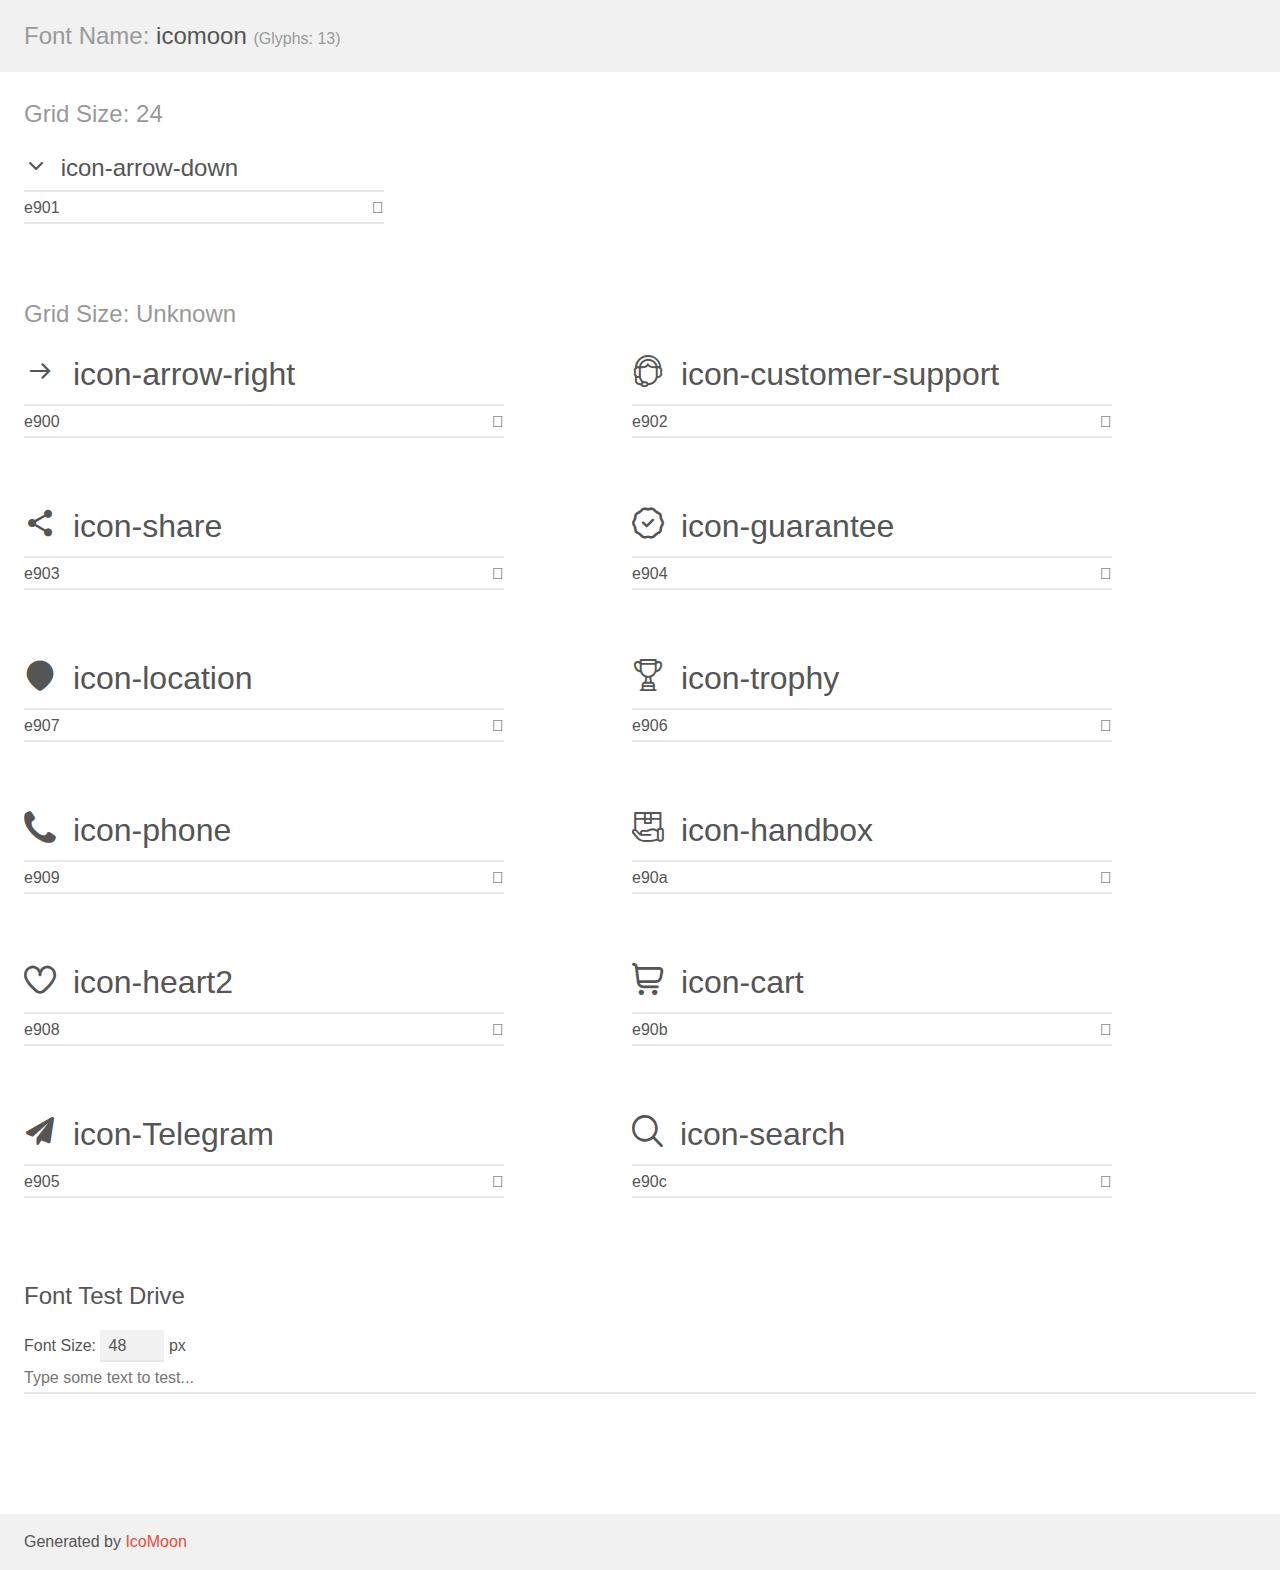
<file: icon/demo.html>
<!doctype html>
<html>
<head>
    <meta charset="utf-8">
    <title>IcoMoon Demo</title>
    <meta name="description" content="An Icon Font Generated By IcoMoon.io">
    <meta name="viewport" content="width=device-width, initial-scale=1">
    <link rel="stylesheet" href="demo-files/demo.css">
    <link rel="stylesheet" href="style.css"></head>
<body>
    <div class="bgc1 clearfix">
        <h1 class="mhmm mvm"><span class="fgc1">Font Name:</span> icomoon <small class="fgc1">(Glyphs:&nbsp;13)</small></h1>
    </div>
    <div class="clearfix mhl ptl">
        <h1 class="mvm mtn fgc1">Grid Size: 24</h1>
        <div class="glyph fs1">
            <div class="clearfix bshadow0 pbs">
                <span class="icon-arrow-down"></span>
                <span class="mls"> icon-arrow-down</span>
            </div>
            <fieldset class="fs0 size1of1 clearfix hidden-false">
                <input type="text" readonly value="e901" class="unit size1of2" />
                <input type="text" maxlength="1" readonly value="&#xe901;" class="unitRight size1of2 talign-right" />
            </fieldset>
            <div class="fs0 bshadow0 clearfix hidden-true">
                <span class="unit pvs fgc1">liga: </span>
                <input type="text" readonly value="" class="liga unitRight" />
            </div>
        </div>
    </div>
    <div class="clearfix mhl ptl">
        <h1 class="mvm mtn fgc1">Grid Size: Unknown</h1>
        <div class="glyph fs2">
            <div class="clearfix bshadow0 pbs">
                <span class="icon-arrow-right"></span>
                <span class="mls"> icon-arrow-right</span>
            </div>
            <fieldset class="fs0 size1of1 clearfix hidden-false">
                <input type="text" readonly value="e900" class="unit size1of2" />
                <input type="text" maxlength="1" readonly value="&#xe900;" class="unitRight size1of2 talign-right" />
            </fieldset>
            <div class="fs0 bshadow0 clearfix hidden-true">
                <span class="unit pvs fgc1">liga: </span>
                <input type="text" readonly value="" class="liga unitRight" />
            </div>
        </div>
        <div class="glyph fs2">
            <div class="clearfix bshadow0 pbs">
                <span class="icon-customer-support"></span>
                <span class="mls"> icon-customer-support</span>
            </div>
            <fieldset class="fs0 size1of1 clearfix hidden-false">
                <input type="text" readonly value="e902" class="unit size1of2" />
                <input type="text" maxlength="1" readonly value="&#xe902;" class="unitRight size1of2 talign-right" />
            </fieldset>
            <div class="fs0 bshadow0 clearfix hidden-true">
                <span class="unit pvs fgc1">liga: </span>
                <input type="text" readonly value="" class="liga unitRight" />
            </div>
        </div>
        <div class="glyph fs2">
            <div class="clearfix bshadow0 pbs">
                <span class="icon-share"></span>
                <span class="mls"> icon-share</span>
            </div>
            <fieldset class="fs0 size1of1 clearfix hidden-false">
                <input type="text" readonly value="e903" class="unit size1of2" />
                <input type="text" maxlength="1" readonly value="&#xe903;" class="unitRight size1of2 talign-right" />
            </fieldset>
            <div class="fs0 bshadow0 clearfix hidden-true">
                <span class="unit pvs fgc1">liga: </span>
                <input type="text" readonly value="" class="liga unitRight" />
            </div>
        </div>
        <div class="glyph fs2">
            <div class="clearfix bshadow0 pbs">
                <span class="icon-guarantee"></span>
                <span class="mls"> icon-guarantee</span>
            </div>
            <fieldset class="fs0 size1of1 clearfix hidden-false">
                <input type="text" readonly value="e904" class="unit size1of2" />
                <input type="text" maxlength="1" readonly value="&#xe904;" class="unitRight size1of2 talign-right" />
            </fieldset>
            <div class="fs0 bshadow0 clearfix hidden-true">
                <span class="unit pvs fgc1">liga: </span>
                <input type="text" readonly value="" class="liga unitRight" />
            </div>
        </div>
        <div class="glyph fs2">
            <div class="clearfix bshadow0 pbs">
                <span class="icon-location"></span>
                <span class="mls"> icon-location</span>
            </div>
            <fieldset class="fs0 size1of1 clearfix hidden-false">
                <input type="text" readonly value="e907" class="unit size1of2" />
                <input type="text" maxlength="1" readonly value="&#xe907;" class="unitRight size1of2 talign-right" />
            </fieldset>
            <div class="fs0 bshadow0 clearfix hidden-true">
                <span class="unit pvs fgc1">liga: </span>
                <input type="text" readonly value="" class="liga unitRight" />
            </div>
        </div>
        <div class="glyph fs2">
            <div class="clearfix bshadow0 pbs">
                <span class="icon-trophy"></span>
                <span class="mls"> icon-trophy</span>
            </div>
            <fieldset class="fs0 size1of1 clearfix hidden-false">
                <input type="text" readonly value="e906" class="unit size1of2" />
                <input type="text" maxlength="1" readonly value="&#xe906;" class="unitRight size1of2 talign-right" />
            </fieldset>
            <div class="fs0 bshadow0 clearfix hidden-true">
                <span class="unit pvs fgc1">liga: </span>
                <input type="text" readonly value="" class="liga unitRight" />
            </div>
        </div>
        <div class="glyph fs2">
            <div class="clearfix bshadow0 pbs">
                <span class="icon-phone"></span>
                <span class="mls"> icon-phone</span>
            </div>
            <fieldset class="fs0 size1of1 clearfix hidden-false">
                <input type="text" readonly value="e909" class="unit size1of2" />
                <input type="text" maxlength="1" readonly value="&#xe909;" class="unitRight size1of2 talign-right" />
            </fieldset>
            <div class="fs0 bshadow0 clearfix hidden-true">
                <span class="unit pvs fgc1">liga: </span>
                <input type="text" readonly value="" class="liga unitRight" />
            </div>
        </div>
        <div class="glyph fs2">
            <div class="clearfix bshadow0 pbs">
                <span class="icon-handbox"></span>
                <span class="mls"> icon-handbox</span>
            </div>
            <fieldset class="fs0 size1of1 clearfix hidden-false">
                <input type="text" readonly value="e90a" class="unit size1of2" />
                <input type="text" maxlength="1" readonly value="&#xe90a;" class="unitRight size1of2 talign-right" />
            </fieldset>
            <div class="fs0 bshadow0 clearfix hidden-true">
                <span class="unit pvs fgc1">liga: </span>
                <input type="text" readonly value="" class="liga unitRight" />
            </div>
        </div>
        <div class="glyph fs2">
            <div class="clearfix bshadow0 pbs">
                <span class="icon-heart2"></span>
                <span class="mls"> icon-heart2</span>
            </div>
            <fieldset class="fs0 size1of1 clearfix hidden-false">
                <input type="text" readonly value="e908" class="unit size1of2" />
                <input type="text" maxlength="1" readonly value="&#xe908;" class="unitRight size1of2 talign-right" />
            </fieldset>
            <div class="fs0 bshadow0 clearfix hidden-true">
                <span class="unit pvs fgc1">liga: </span>
                <input type="text" readonly value="" class="liga unitRight" />
            </div>
        </div>
        <div class="glyph fs2">
            <div class="clearfix bshadow0 pbs">
                <span class="icon-cart"></span>
                <span class="mls"> icon-cart</span>
            </div>
            <fieldset class="fs0 size1of1 clearfix hidden-false">
                <input type="text" readonly value="e90b" class="unit size1of2" />
                <input type="text" maxlength="1" readonly value="&#xe90b;" class="unitRight size1of2 talign-right" />
            </fieldset>
            <div class="fs0 bshadow0 clearfix hidden-true">
                <span class="unit pvs fgc1">liga: </span>
                <input type="text" readonly value="" class="liga unitRight" />
            </div>
        </div>
        <div class="glyph fs2">
            <div class="clearfix bshadow0 pbs">
                <span class="icon-Telegram"></span>
                <span class="mls"> icon-Telegram</span>
            </div>
            <fieldset class="fs0 size1of1 clearfix hidden-false">
                <input type="text" readonly value="e905" class="unit size1of2" />
                <input type="text" maxlength="1" readonly value="&#xe905;" class="unitRight size1of2 talign-right" />
            </fieldset>
            <div class="fs0 bshadow0 clearfix hidden-true">
                <span class="unit pvs fgc1">liga: </span>
                <input type="text" readonly value="" class="liga unitRight" />
            </div>
        </div>
        <div class="glyph fs2">
            <div class="clearfix bshadow0 pbs">
                <span class="icon-search"></span>
                <span class="mls"> icon-search</span>
            </div>
            <fieldset class="fs0 size1of1 clearfix hidden-false">
                <input type="text" readonly value="e90c" class="unit size1of2" />
                <input type="text" maxlength="1" readonly value="&#xe90c;" class="unitRight size1of2 talign-right" />
            </fieldset>
            <div class="fs0 bshadow0 clearfix hidden-true">
                <span class="unit pvs fgc1">liga: </span>
                <input type="text" readonly value="" class="liga unitRight" />
            </div>
        </div>
    </div>

    <!--[if gt IE 8]><!-->
    <div class="mhl clearfix mbl">
        <h1>Font Test Drive</h1>
        <label>
            Font Size: <input id="fontSize" type="number" class="textbox0 mbm"
            min="8" value="48" />
            px
        </label>
        <input id="testText" type="text" class="phl size1of1 mvl"
        placeholder="Type some text to test..." value=""/>
        <div id="testDrive" class="icon-" style="font-family: icomoon">&nbsp;
        </div>
    </div>
    <!--<![endif]-->
    <div class="bgc1 clearfix">
        <p class="mhl">Generated by <a href="https://icomoon.io/app">IcoMoon</a></p>
    </div>

    <script src="demo-files/demo.js"></script>
</body>
</html>
</file>
<file: scss/style.css>
body {
  display: flex;
  flex-direction: column;
  font-family: "Gilroy";
  font-style: normal;
  font-weight: 500;
}

.title {
  font-weight: 700;
  font-size: 40px;
  line-height: 120%;
  text-align: center;
  color: #3a3a3a;
}

.text {
  font-size: 24px;
  line-height: 29px;
  color: #3a3a3a;
}
@media (max-width: 1240px) {
  .text {
    font-size: calc(
        18px + 6 *
          ((100vw - 320px) / 920)
      );
  }
}

.subtext {
  font-size: 16px;
  font-weight: 400;
  line-height: 150%;
}
@media (max-width: 1240px) {
  .subtext {
    font-size: calc(
        12px + 4 *
          ((100vw - 320px) / 920)
      );
  }
}

.container {
  max-width: 1280px;
  padding: 0 20px;
  margin: 0 auto;
}
@media (max-width: 375px) {
  .container {
    padding: 0 15px;
  }
}

.nav {
  position: fixed;
  width: 100%;
  transition: all 0.3s ease;
  z-index: 10;
  background: rgba(252, 248, 243, 0.9490196078);
}

@media (max-width: 768px) {
  .nav.active {
    width: 100vw;
    height: 100vh;
    background: rgba(252, 248, 243, 0.9764705882);
  }
  .nav.active .nav-list {
    top: 95px;
    gap: 30px;
    opacity: 1;
    visibility: visible;
    pointer-events: all;
  }
  .nav.active .nav-link {
    flex-direction: row-reverse;
    font-size: 25px;
    gap: 8px;
  }
  .nav.active .nav-left-content {
    position: absolute;
    left: 0;
    height: auto;
  }
  .nav.active .nav-input-wrapper {
    background: rgba(225, 225, 225, 0.2784313725);
  }
  .nav.active .nav-input::-moz-placeholder {
    font-size: 16px;
  }
  .nav.active .nav-input:-ms-input-placeholder {
    font-size: 16px;
  }
  .nav.active .nav-input::placeholder {
    font-size: 16px;
  }
}
.nav-row {
  position: relative;
  width: 100%;
  padding: 30px 0;
  display: flex;
  align-items: center;
  gap: 32px;
}
@media (max-width: 880px) {
  .nav-row {
    padding: 25px 0;
  }
}
@media (max-width: 768px) {
  .nav-row {
    gap: 20px;
    padding: 20px 45px 20px 0;
  }
}
@media (max-width: 375px) {
  .nav-row {
    gap: 10px;
    padding: 15px 40px 15px 0;
  }
}

.nav-left {
  flex: 1 1 auto;
  display: flex;
  align-items: center;
  max-width: 494px;
  gap: 40px;
}
@media (max-width: 768px) {
  .nav-left {
    flex: unset;
  }
}

.nav-logo {
  font-weight: 700;
  font-size: 24px;
  line-height: 29px;
  color: #000000;
  transition: all 0.3s ease;
}

.nav-left-content {
  flex: 1 1 auto;
  display: flex;
  justify-content: space-evenly;
  align-items: center;
}
@media (max-width: 768px) {
  .nav-left-content {
    position: absolute;
    right: 0;
  }
}

.nav-list {
  flex: 1 1 auto;
  display: flex;
  justify-content: space-evenly;
  gap: 15px;
  transition: top 0.3s ease;
}
@media (max-width: 768px) {
  .nav-list {
    position: absolute;
    top: 55px;
    left: 90%;
    flex-direction: column;
    transform: translate(-100%, 0);
    gap: 30px;
    opacity: 0;
    visibility: hidden;
    pointer-events: none;
  }
}

.nav-link {
  font-size: 16px;
  line-height: 150%;
  color: #3a3a3a;
  display: flex;
  align-items: center;
  gap: 4px;
}
.icon-arrow-nav {
  font-size: 20px;
}

.nav-search-wrapper {
  flex: 1 1 auto;
}

.nav-search {
  background: #fff;
  max-width: 473px;
  height: 45px;
  display: flex;
  align-items: center;
  gap: 12px;
  padding: 0 12px;
  transition: background-color 0.3s ease;
}
@media (max-width: 880px) {
  .nav-search {
    background: transparent;
    flex-direction: row-reverse;
    padding: 0;
    gap: 0;
    padding: 0;
  }
}

@media (max-width: 880px) {
  .nav-search.active .nav-input-wrapper {
    opacity: 1;
    visibility: visible;
    pointer-events: all;
    top: 80px;
  }
}
@media (max-width: 768px) {
  .nav-search.active .nav-input-wrapper {
    opacity: 1;
    visibility: visible;
    pointer-events: all;
    top: 75px;
  }
}
@media (max-width: 375px) {
  .nav-search.active .nav-input-wrapper {
    opacity: 1;
    visibility: visible;
    pointer-events: all;
    top: 65px;
  }
}
.icon-search-nav {
  z-index: 1;
  cursor: pointer;
  font-size: 16px;
}
@media (max-width: 880px) {
  .icon-search-nav {
    font-size: 23px;
    transform: translate(0px, -1px);
  }
}

@media (max-width: 880px) {
  .nav-input-wrapper {
    opacity: 0;
    visibility: hidden;
    pointer-events: none;
    position: absolute;
    display: flex;
    align-items: center;
    width: 100vw;
    height: 45px;
    margin: 0 0 0 -20px;
    padding: 0 20px;
    top: 75px;
    left: 0;
    z-index: 5;
    background: #ffffff;
    box-shadow: 0 0 5px 5px rgba(212, 209, 205, 0.3);
    transition: all 0.3s ease;
  }
}
@media (max-width: 768px) {
  .nav-input-wrapper {
    top: 60px;
  }
}
@media (max-width: 375px) {
  .nav-input-wrapper {
    top: 55px;
    margin: 0 0 0 -15px;
  }
}

.nav-input::-moz-placeholder {
  font-weight: 400;
  font-size: 14px;
  line-height: 150%;
  color: #616161;
}

.nav-input:-ms-input-placeholder {
  font-weight: 400;
  font-size: 14px;
  line-height: 150%;
  color: #616161;
}

.nav-input::placeholder {
  font-weight: 400;
  font-size: 14px;
  line-height: 150%;
  color: #616161;
}

@media (max-width: 880px) {
  .nav-input {
    width: 100%;
    text-align: center;
  }
}

.nav-icons {
  display: flex;
  align-items: center;
  gap: 32px;
  order: 3;
}
@media (max-width: 768px) {
  .nav-icons {
    gap: 20px;
  }
}
@media (max-width: 375px) {
  .nav-icons {
    gap: 10px;
  }
}

.nav-icon {
  font-size: 24px;
  cursor: pointer;
}

.nav-img {
  cursor: pointer;
  width: 40px;
  height: 40px;
  border-radius: 50%;
  background: rgb(234, 33, 234);
  overflow: hidden;
}

.burger-wrapper {
  cursor: pointer;
  display: none;
}
@media (max-width: 768px) {
  .burger-wrapper {
    padding: 5px;
    display: block;
    position: absolute;
    right: 0;
  }
}
.burger {
  position: relative;
  width: 24px;
  height: 24px;
  display: flex;
  align-items: center;
  justify-content: center;
}

.burger span {
  position: absolute;
  background-color: #000;
  width: 16px;
  height: 2px;
  border-radius: 1px;
  left: 8px;
  top: 11px;
  transition: all 0.3s ease;
}

.burger::before,
.burger::after {
  content: "";
  background-color: #000;
  position: absolute;
  width: 16px;
  height: 2px;
  border-radius: 1px;
  left: 0;
  transition: all 0.3s ease;
}

.burger::before {
  top: 5px;
}

.burger::after {
  bottom: 5px;
}

.burger-wrapper.active span {
  opacity: 0;
}

.burger-wrapper.active .burger::after {
  bottom: 11px;
  left: 4px;
  transform: rotate(45deg);
}

.burger-wrapper.active .burger::before {
  top: 11px;
  left: 4px;
  transform: rotate(-45deg);
}

.main {
  flex: 1 1 auto;
  overflow: hidden;
}

.slider {
  position: relative;
  padding-top: 140px;
  background: #fcf8f3;
}
@media (max-width: 1240px) {
  .slider {
    padding-top: calc(
        125px + 15 *
          ((100vw - 320px) / 920)
      );
  }
}

.slider::before {
  content: "";
  position: absolute;
  width: 100%;
  height: 100%;
  top: 0;
  background: #f9f1e7;
  right: 35%;
}
@media (max-width: 880px) {
  .slider::before {
    display: none;
  }
}

.slider-body {
  overflow: visible;
}
@media (min-width: 880px) {
  .slider-body {
    display: flex;
  }
}
@media (max-width: 768px) {
  .slider-body {
    width: 100vw;
    margin: 0 0 0 -20px;
  }
}

.slider-content {
  flex: 0 0 494px;
  height: -webkit-max-content;
  height: -moz-max-content;
  height: max-content;
  flex-shrink: 0;
  flex-grow: 0;
  flex-basis: 494px;
  background: rgba(255, 255, 255, 0.9);
  padding: 60px;
  z-index: 5;
}
@media (max-width: 1240px) {
  .slider-content {
    flex-basis: calc(
        150px + 344 *
          ((100vw - 320px) / 920)
      );
  }
}
@media (max-width: 1240px) {
  .slider-content {
    padding: calc(
        5px + 55 *
          ((100vw - 320px) / 920)
      );
  }
}
@media (max-width: 880px) {
  .slider-content {
    margin: 0 -20px;
  }
}
@media (max-width: 768px) {
  .slider-content {
    padding: 15px;
    margin: 0;
  }
}

.slider-title {
  font-weight: 700;
  font-size: 56px;
  line-height: 120%;
  color: #3a3a3a;
}
@media (max-width: 1240px) {
  .slider-title {
    font-size: calc(
        20px + 36 *
          ((100vw - 320px) / 920)
      );
  }
}

.slider-text {
  font-weight: 500;
  font-size: 20px;
  line-height: 150%;
  color: #898989;
  margin: 17px 0 48px;
  margin-bottom: 48px;
}
@media (max-width: 1240px) {
  .slider-text {
    font-size: calc(
        16px + 4 *
          ((100vw - 320px) / 920)
      );
  }
}
@media (max-width: 1240px) {
  .slider-text {
    margin-bottom: calc(
        15px + 33 *
          ((100vw - 320px) / 920)
      );
  }
}

.btn {
  width: 100%;
  height: 78px;
  color: #fff;
  background: #e89f71;
}
@media (max-width: 1240px) {
  .btn {
    height: calc(
        40px + 38 *
          ((100vw - 320px) / 920)
      );
  }
}
@media (max-width: 880px) {
  .btn {
    width: 100%;
  }
}

@media (max-width: 768px) {
  .slider-btn {
    width: 105vw;
    margin: 0 0 0 -15px;
  }
}

.slider-main {
  flex: 1 1 auto;
  min-width: 0;
  display: flex;
  flex-direction: column;
  padding: 0 0 0 32px;
}
@media (max-width: 880px) {
  .slider-main {
    padding: 0;
  }
}

.slider-head {
  display: flex;
  align-items: center;
  padding: 10px 0 22px 0;
}
@media (max-width: 768px) {
  .slider-head {
    padding: 10px 15px 15px;
  }
}

.swiper-pagination-bullets {
  flex: 1 1 auto;
  display: flex;
  align-items: center;
}

.swiper-pagination-bullet {
  flex: 0 0 27px;
  height: 27px;
  border-radius: 50%;
  background: transparent;
  display: flex;
  align-items: center;
  justify-content: center;
  position: relative;
  margin: 0 12px 0 0;
  z-index: 1;
}

.swiper-pagination-bullet::before {
  content: "";
  position: absolute;
  width: 11px;
  height: 11px;
  border-radius: 50%;
  background: #d8d8d8;
  transition: all 0.3s ease;
}

.swiper-pagination-bullet::after {
  content: "";
  position: absolute;
  width: 27px;
  height: 27px;
  border-radius: 50%;
  border: 1px solid transparent;
  transition: all 0.3s ease;
}

.swiper-pagination-bullet-active::before {
  background-color: #e89f71;
  transition: all 0.3s ease;
}

.swiper-pagination-bullet-active::after {
  border: 1px solid rgba(232, 159, 113, 0.7450980392);
  transition: all 0.3s ease;
}

.dott {
  width: 11px;
  height: 11px;
  border-radius: 50%;
  background: #d8d8d8;
}

.slider-arrows {
  display: flex;
  align-items: center;
  gap: 8px;
  font-size: 20px;
  color: #000000;
}

.arrow {
  width: 48px;
  height: 48px;
  border-radius: 50%;
  background: rgba(232, 159, 113, 0.305);
  color: #e89f71;
  transition: all 0.3s ease;
}

.slider-arrow:hover {
  background: rgb(232, 159, 113);
  color: #ffffff;
}

.slider-arrow-prev {
  transform: rotate(90deg);
}

.slider-arrow-next {
  transform: rotate(-90deg);
}

.slider-swiper {
  transform: translate(-215px, 0);
  overflow: visible;
  width: 934px;
}
@media (max-width: 1240px) {
  .slider-swiper {
    width: calc(
        290px + 644 *
          ((100vw - 320px) / 920)
      );
  }
}
@media (max-width: 880px) {
  .slider-swiper {
    transform: unset;
  }
}
@media (max-width: 768px) {
  .slider-swiper {
    width: 100vw;
  }
}

.slider-slide {
  position: relative;
}

.slider-img {
  position: relative;
  padding: 0 0 66.703% 0;
}

.slider-img img {
  position: absolute;
  width: 100%;
  height: 100%;
  -o-object-fit: cover;
     object-fit: cover;
}

.slider-label {
  position: absolute;
  min-width: 295px;
  max-height: 300px;
  overflow: auto;
  right: 40px;
  bottom: 40px;
  min-width: 295px;
  right: 40px;
  bottom: 40px;
  padding: 24px;
  background: rgba(255, 255, 255, 0.8);
  z-index: 1;
}
@media (max-width: 1240px) {
  .slider-label {
    min-width: calc(
        200px + 95 *
          ((100vw - 320px) / 920)
      );
  }
}
@media (max-width: 1240px) {
  .slider-label {
    right: calc(
        10px + 30 *
          ((100vw - 320px) / 920)
      );
  }
}
@media (max-width: 1240px) {
  .slider-label {
    bottom: calc(
        10px + 30 *
          ((100vw - 320px) / 920)
      );
  }
}
@media (max-width: 1240px) {
  .slider-label {
    padding: calc(
        10px + 14 *
          ((100vw - 320px) / 920)
      );
  }
}

.slider-label-title {
  font-weight: 600;
  font-size: 28px;
  line-height: 120%;
  color: #3a3a3a;
}
@media (max-width: 1240px) {
  .slider-label-title {
    font-size: calc(
        18px + 10 *
          ((100vw - 320px) / 920)
      );
  }
}

.slider-label-text {
  color: #616161;
  margin: 4px 0 8px;
}

.slider-label-price {
  display: flex;
  align-items: center;
  justify-content: space-between;
}

.label-price {
  font-weight: 600;
  font-size: 20px;
  font-size: 20px;
  line-height: 150%;
  color: #3a3a3a;
}
@media (max-width: 1240px) {
  .label-price {
    font-size: calc(
        16px + 4 *
          ((100vw - 320px) / 920)
      );
  }
}

.icon-arrow-right {
  font-size: 20px;
}

.sub {
  margin-top: 88px;
  margin-bottom: 88px;
}
@media (max-width: 1240px) {
  .sub {
    margin-top: calc(
        50px + 38 *
          ((100vw - 320px) / 920)
      );
  }
}
@media (max-width: 1240px) {
  .sub {
    margin-bottom: calc(
        50px + 38 *
          ((100vw - 320px) / 920)
      );
  }
}

.sub-row {
  display: grid;
  grid-template-columns: repeat(auto-fit, minmax(280px, 1fr));
  flex-wrap: wrap;
  gap: 40px;
}

.sub-column {
  display: flex;
  align-items: center;
  gap: 24px;
}

.sub-img {
  flex: 0 0 40px;
  display: flex;
  align-items: center;
}

.icon-sub {
  font-size: 42px;
  color: #3a3a3a;
}

.sub-text {
  font-weight: 600;
  font-size: 18px;
  line-height: 150%;
  color: #3a3a3a;
}
@media (max-width: 375px) {
  .sub-text {
    font-size: 16px;
  }
}

.sub-subtext {
  font-size: 16px;
  line-height: 150%;
  color: #898989;
}
@media (max-width: 375px) {
  .sub-subtext {
    font-size: 14px;
  }
}

.prod-row {
  margin-top: 32px;
  display: grid;
  grid-template-columns: repeat(auto-fit, minmax(225px, 1fr));
  gap: 32px;
}
@media (max-width: 1240px) {
  .prod-row {
    gap: calc(
        15px + 17 *
          ((100vw - 320px) / 920)
      );
  }
}
@media (max-width: 1040px) {
  .prod-row {
    grid-template-columns: repeat(auto-fit, minmax(180px, 1fr));
  }
}
@media (max-width: 620px) {
  .prod-row {
    grid-template-columns: repeat(auto-fit, minmax(160px, 1fr));
  }
}

.prod-column {
  cursor: pointer;
  position: relative;
  background: #f4f5f7;
}
@media (any-hover: hover) {
  .prod-column:hover .prod-hover {
    opacity: 1;
    visibility: visible;
    pointer-events: all;
  }
}

.prod-sale {
  z-index: 1;
  position: absolute;
  top: 24px;
  right: 24px;
  display: flex;
  flex-direction: column;
  gap: 5px;
}
@media (max-width: 1240px) {
  .prod-sale {
    top: calc(
        5px + 19 *
          ((100vw - 320px) / 920)
      );
  }
}
@media (max-width: 1240px) {
  .prod-sale {
    right: calc(
        5px + 19 *
          ((100vw - 320px) / 920)
      );
  }
}

.prod-sale-icon {
  width: 48px;
  height: 48px;
  border-radius: 50%;
  display: flex;
  align-items: center;
  justify-content: center;
  background: #e97171;
  color: #fff;
}

.prod-new-icon {
  width: 48px;
  height: 48px;
  border-radius: 50%;
  display: flex;
  align-items: center;
  justify-content: center;
  background: #2ec1ac;
  color: #fff;
}

.prod-img {
  position: relative;
  padding: 0 0 105.615%;
}

.prod-img img {
  position: absolute;
  width: 100%;
  height: 100%;
  -o-object-fit: cover center;
     object-fit: cover center;
}

.prod-content {
  position: relative;
  padding: 16px 16px 30px;
  padding-bottom: 30px;
  display: flex;
  flex-direction: column;
  gap: 8px;
}
@media (max-width: 1240px) {
  .prod-content {
    padding-bottom: calc(
        16px + 14 *
          ((100vw - 320px) / 920)
      );
  }
}

.prod-dotts {
  position: absolute;
  top: 10px;
  right: 10px;
  opacity: 0;
  visibility: hidden;
  pointer-events: none;
}
@media (any-hover: none) {
  .prod-dotts {
    opacity: 1;
    visibility: visible;
    pointer-events: all;
  }
}

.prod-dotts span,
.prod-dotts::before,
.prod-dotts::after {
  position: absolute;
  top: 10px;
  width: 5px;
  height: 5px;
  border-radius: 50%;
  background: #3a3a3a;
}

.prod-dotts::before,
.prod-dotts::after {
  content: "";
}

.prod-dotts::before {
  right: 10px;
}

.prod-dotts::after {
  right: 19px;
}

.prod-dotts span {
  right: 28px;
}

.prod-name {
  font-weight: 600;
}

.prod-text {
  color: #898989;
}

.prod-price {
  display: flex;
  flex-wrap: wrap;
  align-items: center;
  gap: 16px;
}

.prod-old-price {
  color: #b0b0b0;
  text-decoration: line-through;
}
@media (max-width: 1120px) {
  .prod-old-price {
    flex: 1 1 auto;
    text-align: end;
  }
}

.prod-hover {
  position: absolute;
  width: 100%;
  height: 100%;
  top: 0;
  left: 0;
  gap: 24px;
  display: flex;
  align-items: center;
  flex-direction: column;
  justify-content: center;
  background: rgba(58, 58, 58, 0.7607843137);
  opacity: 0;
  visibility: hidden;
  pointer-events: none;
  transition: all 0.2s ease;
}

.prod-add {
  position: relative;
  z-index: 1;
  width: 200px;
  height: 50px;
  display: flex;
  align-items: center;
  justify-content: center;
  background: #ffffff;
  color: #e89f71;
}

.prod-bottom-icons {
  display: flex;
  align-items: center;
  gap: 48px;
  color: #ffffff;
}

.prod-share,
.prod-like {
  display: flex;
  align-items: center;
  gap: 8px;
  font-size: 16px;
  line-height: 150%;
  font-weight: 600;
}

.icon-prod {
  font-size: 20px;
  transform: translate(0, -1px);
}

.room {
  margin: 44px 0;
  padding: 44px 0;
  padding-top: 44px;
  background: #fcf8f3;
}
@media (max-width: 1240px) {
  .room {
    padding-top: calc(
        0px + 44 *
          ((100vw - 320px) / 920)
      );
  }
}

.room-wrapper {
  display: flex;
}
@media (max-width: 768px) {
  .room-wrapper {
    flex-direction: column;
  }
}

.room-left {
  position: relative;
  z-index: 2;
  background: #fcf8f3;
  display: flex;
  flex-direction: column;
  justify-content: center;
  padding-right: 85px;
  flex-shrink: 0;
  flex-grow: 0;
  flex-basis: 465px;
}
@media (max-width: 1240px) {
  .room-left {
    padding-right: calc(
        20px + 65 *
          ((100vw - 320px) / 920)
      );
  }
}
@media (max-width: 1240px) {
  .room-left {
    flex-basis: calc(
        200px + 265 *
          ((100vw - 320px) / 920)
      );
  }
}

.room-left::before {
  content: "";
  position: absolute;
  width: 100%;
  height: 100%;
  left: -99%;
  top: 0;
  background: #fcf8f3;
  z-index: -1;
}

.room-title {
  font-size: 40px;
  font-weight: 700;
  line-height: 120%;
  color: #3a3a3a;
}
@media (max-width: 1240px) {
  .room-title {
    font-size: calc(
        18px + 22 *
          ((100vw - 320px) / 920)
      );
  }
}

.room-text {
  color: #616161;
  margin: 8px 0 24px;
}

.room-btn {
  font-weight: 600;
  width: 176px;
  height: 48px;
}

.room-slider {
  min-width: 0;
}

.room-swiper {
  overflow: visible;
  width: 800px;
}
@media (max-width: 1240px) {
  .room-swiper {
    width: calc(
        10px + 790 *
          ((100vw - 320px) / 920)
      );
  }
}
@media (max-width: 768px) {
  .room-swiper {
    width: 100vw;
    margin: 0 0 0 -20px;
  }
}
@media (max-width: 375px) {
  .room-swiper {
    margin: 0 0 0 -15px;
  }
}

.room-img {
  height: 585px;
}
@media (max-width: 1240px) {
  .room-img {
    height: calc(
        50px + 535 *
          ((100vw - 320px) / 920)
      );
  }
}
@media (max-width: 768px) {
  .room-img {
    height: 486px;
  }
}
@media (max-width: 768px) and (max-width: 1240px) {
  .room-img {
    height: calc(
        300px + 186 *
          ((100vw - 320px) / 920)
      );
  }
}

.room-img-wrapper {
  position: relative;
  height: 83%;
  transition: height 0.4s ease;
}
@media (max-width: 768px) {
  .room-img-wrapper {
    height: 100%;
  }
}

.room-img img {
  position: absolute;
  left: 0;
  top: 0;
  width: 100%;
  height: 100%;
  -o-object-fit: cover;
     object-fit: cover;
}

.swiper-slide-active .room-img-wrapper {
  height: 100%;
}

.room-label {
  position: absolute;
  left: 24px;
  bottom: 24px;
  display: flex;
  flex-wrap: wrap;
  align-items: flex-end;
  justify-content: end;
  z-index: 1;
  margin: 0 15px 0 0;
}
@media (max-width: 1240px) {
  .room-label {
    left: calc(
        1px + 23 *
          ((100vw - 320px) / 920)
      );
  }
}
@media (max-width: 1240px) {
  .room-label {
    bottom: calc(
        1px + 23 *
          ((100vw - 320px) / 920)
      );
  }
}
@media (max-width: 768px) {
  .room-label {
    left: 10px;
    bottom: 10px;
  }
}

.room-label-content {
  padding: 32px;
  background: rgba(255, 255, 255, 0.72);
  -webkit-backdrop-filter: blur(1.5px);
          backdrop-filter: blur(1.5px);
}
@media (max-width: 1240px) {
  .room-label-content {
    padding: calc(
        5px + 27 *
          ((100vw - 320px) / 920)
      );
  }
}

.room-label-subtext {
  display: flex;
  align-items: center;
  gap: 8px;
  color: #616161;
  margin: 0 0 8px 0;
}

.room-label-subtext span:nth-child(2) {
  width: 27px;
  width: 27px;
  height: 0.5px;
  background: #616161;
}
@media (max-width: 1240px) {
  .room-label-subtext span:nth-child(2) {
    width: calc(
        1px + 26 *
          ((100vw - 320px) / 920)
      );
  }
}

.room-label-text {
  font-weight: 600;
  font-size: 28px;
  line-height: 120%;
  color: #3a3a3a;
}
@media (max-width: 1240px) {
  .room-label-text {
    font-size: calc(
        18px + 10 *
          ((100vw - 320px) / 920)
      );
  }
}

.room-label-btn {
  width: 48px;
  height: 48px;
  background: #e89f71;
  color: #ffffff;
}
@media (max-width: 1240px) {
  .room-label-btn {
    width: calc(
        28px + 20 *
          ((100vw - 320px) / 920)
      );
  }
}
@media (max-width: 1240px) {
  .room-label-btn {
    height: calc(
        28px + 20 *
          ((100vw - 320px) / 920)
      );
  }
}

.room-arrow {
  transform: rotate(-90deg);
  background: #ffffff;
  box-shadow: -4px 0px 14px 1px rgba(0, 0, 0, 0.16);
  font-size: 25px;
}
@media (max-width: 768px) {
  .room-arrow {
    display: none;
  }
}

.swiper-button-next,
.swiper-rtl .swiper-button-prev {
  right: 50px;
}
@media (max-width: 1240px) {
  .swiper-button-next,
.swiper-rtl .swiper-button-prev {
    right: calc(
        1px + 49 *
          ((100vw - 320px) / 920)
      );
  }
}

.swiper-button-next:after {
  display: none;
}

.dotts {
  position: absolute;
  bottom: 30px;
  width: 100%;
  height: auto;
}

.swiper-horizontal > .swiper-pagination-bullets,
.swiper-pagination-bullets.swiper-pagination-horizontal,
.swiper-pagination-custom,
.swiper-pagination-fraction {
  bottom: 10px;
  left: 417px;
  width: 100%;
}
@media (max-width: 1240px) {
  .swiper-horizontal > .swiper-pagination-bullets,
.swiper-pagination-bullets.swiper-pagination-horizontal,
.swiper-pagination-custom,
.swiper-pagination-fraction {
    left: calc(
        10px + 407 *
          ((100vw - 320px) / 920)
      );
  }
}
@media (max-width: 768px) {
  .swiper-horizontal > .swiper-pagination-bullets,
.swiper-pagination-bullets.swiper-pagination-horizontal,
.swiper-pagination-custom,
.swiper-pagination-fraction {
    bottom: -35px;
    left: 50%;
    transform: translate(-50%, 0);
    width: 75px;
  }
}

.footer {
  padding: 80px 0 50px;
}
@media (max-width: 375px) {
  .footer {
    padding: 50px 30px;
  }
}

.footer-row {
  display: flex;
  flex-wrap: wrap;
  align-items: flex-start;
  justify-content: space-between;
  gap: 80px;
}
@media (max-width: 1240px) {
  .footer-row {
    gap: calc(
        25px + 55 *
          ((100vw - 320px) / 920)
      );
  }
}
@media (max-width: 880px) {
  .footer-row {
    justify-content: center;
  }
}

.footer-left {
  order: 1px;
  max-width: 250px;
  display: flex;
  flex-direction: column;
  gap: 16px;
}
@media (max-width: 1278px) {
  .footer-left {
    max-width: unset;
  }
}
@media (max-width: 880px) {
  .footer-left {
    text-align: center;
    order: 5;
  }
}
@media (max-width: 375px) {
  .footer-left {
    gap: 8px;
  }
}

.icon-footer {
  font-size: 18px;
}

.footer-text {
  font-weight: 700;
  color: #000000;
}

.left-subtext {
  color: #616161;
}

.footer-place {
  color: #616161;
  display: flex;
  align-items: center;
  gap: 8px;
}

.footer-number {
  color: #616161;
  display: flex;
  align-items: center;
  gap: 8px;
}

.footer-gmail {
  color: #616161;
}

.footer-middle {
  order: 2px;
  display: flex;
  justify-content: space-between;
  flex: 1 1 auto;
  max-width: 540px;
  gap: 80px;
}
@media (max-width: 1240px) {
  .footer-middle {
    gap: calc(
        20px + 60 *
          ((100vw - 320px) / 920)
      );
  }
}
@media (max-width: 880px) {
  .footer-middle {
    order: 4;
  }
}
@media (max-width: 375px) {
  .footer-middle {
    flex-wrap: wrap;
    justify-content: center;
  }
}

@media (max-width: 375px) {
  .footer-column {
    flex: 1 1 100%;
  }
}

.footer-list {
  display: flex;
  flex-direction: column;
  gap: 16px;
}
@media (max-width: 880px) {
  .footer-list {
    text-align: center;
  }
}
@media (max-width: 375px) {
  .footer-list {
    gap: 8px;
  }
}

.footer-list-link {
  color: #616161;
}

.footer-right {
  order: 3;
}
@media (max-width: 880px) {
  .footer-right {
    order: 1;
    text-align: center;
  }
}
@media (max-width: 375px) {
  .footer-right {
    gap: 8px;
  }
}

.footer-form {
  display: flex;
  flex-direction: column;
  gap: 16px;
}

.footer-input-wrapper {
  width: 292px;
  height: 45px;
  display: flex;
  align-items: center;
  justify-content: space-between;
  gap: 4px;
}
@media (max-width: 1240px) {
  .footer-input-wrapper {
    width: calc(
        200px + 92 *
          ((100vw - 320px) / 920)
      );
  }
}
@media (max-width: 500px) {
  .footer-input-wrapper {
    width: 100vw;
    padding: 0 15px;
  }
}

.footer-input {
  padding: 0 12px;
  background: #f4f5f7;
  height: 100%;
  flex: 1 1 auto;
  font-weight: 400;
  font-size: 16px;
  line-height: 150%;
  color: #828282;
}

.footer-input::-moz-placeholder {
  font-weight: 400;
  font-size: 16px;
  line-height: 150%;
  color: #828282;
}

.footer-input:-ms-input-placeholder {
  font-weight: 400;
  font-size: 16px;
  line-height: 150%;
  color: #828282;
}

.footer-input::placeholder {
  font-weight: 400;
  font-size: 16px;
  line-height: 150%;
  color: #828282;
}

.footer-input-btn {
  flex: 0 0 46px;
  height: 45px;
  color: #ffffff;
  background: #e89f71;
  display: flex;
  align-items: center;
  justify-content: center;
}

.icon-Telegram {
  font-size: 18px;
}/*# sourceMappingURL=style.css.map */
</file>
<file: icon/style.css>
@font-face {
  font-family: 'icomoon';
  src:  url('fonts/icomoon.eot?khh7d4');
  src:  url('fonts/icomoon.eot?khh7d4#iefix') format('embedded-opentype'),
    url('fonts/icomoon.ttf?khh7d4') format('truetype'),
    url('fonts/icomoon.woff?khh7d4') format('woff'),
    url('fonts/icomoon.svg?khh7d4#icomoon') format('svg');
  font-weight: normal;
  font-style: normal;
  font-display: block;
}

[class^="icon-"], [class*=" icon-"] {
  /* use !important to prevent issues with browser extensions that change fonts */
  font-family: 'icomoon' !important;
  speak: never;
  font-style: normal;
  font-weight: normal;
  font-variant: normal;
  text-transform: none;
  line-height: 1;

  /* Better Font Rendering =========== */
  -webkit-font-smoothing: antialiased;
  -moz-osx-font-smoothing: grayscale;
}

.icon-arrow-down:before {
  content: "\e901";
}
.icon-arrow-right:before {
  content: "\e900";
}
.icon-customer-support:before {
  content: "\e902";
}
.icon-share:before {
  content: "\e903";
}
.icon-guarantee:before {
  content: "\e904";
}
.icon-location:before {
  content: "\e907";
}
.icon-trophy:before {
  content: "\e906";
}
.icon-phone:before {
  content: "\e909";
}
.icon-handbox:before {
  content: "\e90a";
}
.icon-heart2:before {
  content: "\e908";
}
.icon-cart:before {
  content: "\e90b";
}
.icon-Telegram:before {
  content: "\e905";
}
.icon-search:before {
  content: "\e90c";
}
</file>
<file: font/stylesheet.css>
@font-face {
    font-family: 'Gilroy';
    src: url('Gilroy-ExtraBold.eot');
    src: local('Gilroy ExtraBold'), local('Gilroy-ExtraBold'),
        url('Gilroy-ExtraBold.eot?#iefix') format('embedded-opentype'),
        url('Gilroy-ExtraBold.woff') format('woff'),
        url('Gilroy-ExtraBold.ttf') format('truetype');
    font-weight: 800;
    font-style: normal;
}

@font-face {
    font-family: 'Gilroy';
    src: url('Gilroy-Heavy.eot');
    src: local('Gilroy Heavy'), local('Gilroy-Heavy'),
        url('Gilroy-Heavy.eot?#iefix') format('embedded-opentype'),
        url('Gilroy-Heavy.woff') format('woff'),
        url('Gilroy-Heavy.ttf') format('truetype');
    font-weight: 900;
    font-style: normal;
}

@font-face {
    font-family: 'Gilroy';
    src: url('Gilroy-LightItalic.eot');
    src: local('Gilroy Light Italic'), local('Gilroy-LightItalic'),
        url('Gilroy-LightItalic.eot?#iefix') format('embedded-opentype'),
        url('Gilroy-LightItalic.woff') format('woff'),
        url('Gilroy-LightItalic.ttf') format('truetype');
    font-weight: 300;
    font-style: italic;
}

@font-face {
    font-family: 'Gilroy';
    src: url('Gilroy-ThinItalic.eot');
    src: local('Gilroy Thin Italic'), local('Gilroy-ThinItalic'),
        url('Gilroy-ThinItalic.eot?#iefix') format('embedded-opentype'),
        url('Gilroy-ThinItalic.woff') format('woff'),
        url('Gilroy-ThinItalic.ttf') format('truetype');
    font-weight: 100;
    font-style: italic;
}

@font-face {
    font-family: 'Gilroy';
    src: url('Gilroy-BlackItalic.eot');
    src: local('Gilroy Black Italic'), local('Gilroy-BlackItalic'),
        url('Gilroy-BlackItalic.eot?#iefix') format('embedded-opentype'),
        url('Gilroy-BlackItalic.woff') format('woff'),
        url('Gilroy-BlackItalic.ttf') format('truetype');
    font-weight: 900;
    font-style: italic;
}

@font-face {
    font-family: 'Gilroy';
    src: url('Gilroy-BoldItalic.eot');
    src: local('Gilroy Bold Italic'), local('Gilroy-BoldItalic'),
        url('Gilroy-BoldItalic.eot?#iefix') format('embedded-opentype'),
        url('Gilroy-BoldItalic.woff') format('woff'),
        url('Gilroy-BoldItalic.ttf') format('truetype');
    font-weight: bold;
    font-style: italic;
}

@font-face {
    font-family: 'Gilroy';
    src: url('Gilroy-SemiBold.eot');
    src: local('Gilroy SemiBold'), local('Gilroy-SemiBold'),
        url('Gilroy-SemiBold.eot?#iefix') format('embedded-opentype'),
        url('Gilroy-SemiBold.woff') format('woff'),
        url('Gilroy-SemiBold.ttf') format('truetype');
    font-weight: 600;
    font-style: normal;
}

@font-face {
    font-family: 'Gilroy';
    src: url('Gilroy-UltraLightItalic.eot');
    src: local('Gilroy UltraLight Italic'), local('Gilroy-UltraLightItalic'),
        url('Gilroy-UltraLightItalic.eot?#iefix') format('embedded-opentype'),
        url('Gilroy-UltraLightItalic.woff') format('woff'),
        url('Gilroy-UltraLightItalic.ttf') format('truetype');
    font-weight: 200;
    font-style: italic;
}

@font-face {
    font-family: 'Gilroy';
    src: url('Gilroy-SemiBoldItalic.eot');
    src: local('Gilroy SemiBold Italic'), local('Gilroy-SemiBoldItalic'),
        url('Gilroy-SemiBoldItalic.eot?#iefix') format('embedded-opentype'),
        url('Gilroy-SemiBoldItalic.woff') format('woff'),
        url('Gilroy-SemiBoldItalic.ttf') format('truetype');
    font-weight: 600;
    font-style: italic;
}

@font-face {
    font-family: 'Gilroy';
    src: url('Gilroy-Light.eot');
    src: local('Gilroy Light'), local('Gilroy-Light'),
        url('Gilroy-Light.eot?#iefix') format('embedded-opentype'),
        url('Gilroy-Light.woff') format('woff'),
        url('Gilroy-Light.ttf') format('truetype');
    font-weight: 300;
    font-style: normal;
}

@font-face {
    font-family: 'Gilroy';
    src: url('Gilroy-MediumItalic.eot');
    src: local('Gilroy Medium Italic'), local('Gilroy-MediumItalic'),
        url('Gilroy-MediumItalic.eot?#iefix') format('embedded-opentype'),
        url('Gilroy-MediumItalic.woff') format('woff'),
        url('Gilroy-MediumItalic.ttf') format('truetype');
    font-weight: 500;
    font-style: italic;
}

@font-face {
    font-family: 'Gilroy';
    src: url('Gilroy-ExtraBoldItalic.eot');
    src: local('Gilroy ExtraBold Italic'), local('Gilroy-ExtraBoldItalic'),
        url('Gilroy-ExtraBoldItalic.eot?#iefix') format('embedded-opentype'),
        url('Gilroy-ExtraBoldItalic.woff') format('woff'),
        url('Gilroy-ExtraBoldItalic.ttf') format('truetype');
    font-weight: 800;
    font-style: italic;
}

@font-face {
    font-family: 'Gilroy';
    src: url('Gilroy-Regular.eot');
    src: local('Gilroy Regular'), local('Gilroy-Regular'),
        url('Gilroy-Regular.eot?#iefix') format('embedded-opentype'),
        url('Gilroy-Regular.woff') format('woff'),
        url('Gilroy-Regular.ttf') format('truetype');
    font-weight: normal;
    font-style: normal;
}

@font-face {
    font-family: 'Gilroy';
    src: url('Gilroy-HeavyItalic.eot');
    src: local('Gilroy Heavy Italic'), local('Gilroy-HeavyItalic'),
        url('Gilroy-HeavyItalic.eot?#iefix') format('embedded-opentype'),
        url('Gilroy-HeavyItalic.woff') format('woff'),
        url('Gilroy-HeavyItalic.ttf') format('truetype');
    font-weight: 900;
    font-style: italic;
}

@font-face {
    font-family: 'Gilroy';
    src: url('Gilroy-Medium.eot');
    src: local('Gilroy Medium'), local('Gilroy-Medium'),
        url('Gilroy-Medium.eot?#iefix') format('embedded-opentype'),
        url('Gilroy-Medium.woff') format('woff'),
        url('Gilroy-Medium.ttf') format('truetype');
    font-weight: 500;
    font-style: normal;
}

@font-face {
    font-family: 'Gilroy';
    src: url('Gilroy-RegularItalic.eot');
    src: local('Gilroy Regular Italic'), local('Gilroy-RegularItalic'),
        url('Gilroy-RegularItalic.eot?#iefix') format('embedded-opentype'),
        url('Gilroy-RegularItalic.woff') format('woff'),
        url('Gilroy-RegularItalic.ttf') format('truetype');
    font-weight: normal;
    font-style: italic;
}

@font-face {
    font-family: 'Gilroy';
    src: url('Gilroy-UltraLight.eot');
    src: local('Gilroy UltraLight'), local('Gilroy-UltraLight'),
        url('Gilroy-UltraLight.eot?#iefix') format('embedded-opentype'),
        url('Gilroy-UltraLight.woff') format('woff'),
        url('Gilroy-UltraLight.ttf') format('truetype');
    font-weight: 200;
    font-style: normal;
}

@font-face {
    font-family: 'Gilroy';
    src: url('Gilroy-Bold.eot');
    src: local('Gilroy Bold'), local('Gilroy-Bold'),
        url('Gilroy-Bold.eot?#iefix') format('embedded-opentype'),
        url('Gilroy-Bold.woff') format('woff'),
        url('Gilroy-Bold.ttf') format('truetype');
    font-weight: bold;
    font-style: normal;
}

@font-face {
    font-family: 'Gilroy';
    src: url('Gilroy-Thin.eot');
    src: local('Gilroy Thin'), local('Gilroy-Thin'),
        url('Gilroy-Thin.eot?#iefix') format('embedded-opentype'),
        url('Gilroy-Thin.woff') format('woff'),
        url('Gilroy-Thin.ttf') format('truetype');
    font-weight: 100;
    font-style: normal;
}

@font-face {
    font-family: 'Gilroy';
    src: url('Gilroy-Black.eot');
    src: local('Gilroy Black'), local('Gilroy-Black'),
        url('Gilroy-Black.eot?#iefix') format('embedded-opentype'),
        url('Gilroy-Black.woff') format('woff'),
        url('Gilroy-Black.ttf') format('truetype');
    font-weight: 900;
    font-style: normal;
}
</file>
<file: icon/demo-files/demo.css>
body {
  padding: 0;
  margin: 0;
  font-family: sans-serif;
  font-size: 1em;
  line-height: 1.5;
  color: #555;
  background: #fff;
}
h1 {
  font-size: 1.5em;
  font-weight: normal;
}
small {
  font-size: .66666667em;
}
a {
  color: #e74c3c;
  text-decoration: none;
}
a:hover, a:focus {
  box-shadow: 0 1px #e74c3c;
}
.bshadow0, input {
  box-shadow: inset 0 -2px #e7e7e7;
}
input:hover {
  box-shadow: inset 0 -2px #ccc;
}
input, fieldset {
  font-family: sans-serif;
  font-size: 1em;
  margin: 0;
  padding: 0;
  border: 0;
}
input {
  color: inherit;
  line-height: 1.5;
  height: 1.5em;
  padding: .25em 0;
}
input:focus {
  outline: none;
  box-shadow: inset 0 -2px #449fdb;
}
.glyph {
  font-size: 16px;
  width: 15em;
  padding-bottom: 1em;
  margin-right: 4em;
  margin-bottom: 1em;
  float: left;
  overflow: hidden;
}
.liga {
  width: 80%;
  width: calc(100% - 2.5em);
}
.talign-right {
  text-align: right;
}
.talign-center {
  text-align: center;
}
.bgc1 {
  background: #f1f1f1;
}
.fgc1 {
  color: #999;
}
.fgc0 {
  color: #000;
}
p {
  margin-top: 1em;
  margin-bottom: 1em;
}
.mvm {
  margin-top: .75em;
  margin-bottom: .75em;
}
.mtn {
  margin-top: 0;
}
.mtl, .mal {
  margin-top: 1.5em;
}
.mbl, .mal {
  margin-bottom: 1.5em;
}
.mal, .mhl {
  margin-left: 1.5em;
  margin-right: 1.5em;
}
.mhmm {
  margin-left: 1em;
  margin-right: 1em;
}
.mls {
  margin-left: .25em;
}
.ptl {
  padding-top: 1.5em;
}
.pbs, .pvs {
  padding-bottom: .25em;
}
.pvs, .pts {
  padding-top: .25em;
}
.unit {
  float: left;
}
.unitRight {
  float: right;
}
.size1of2 {
  width: 50%;
}
.size1of1 {
  width: 100%;
}
.clearfix:before, .clearfix:after {
  content: " ";
  display: table;
}
.clearfix:after {
  clear: both;
}
.hidden-true {
  display: none;
}
.textbox0 {
  width: 3em;
  background: #f1f1f1;
  padding: .25em .5em;
  line-height: 1.5;
  height: 1.5em;
}
#testDrive {
  display: block;
  padding-top: 24px;
  line-height: 1.5;
}
.fs0 {
  font-size: 16px;
}
.fs1 {
  font-size: 24px;
}
.fs2 {
  font-size: 32px;
}
</file>
